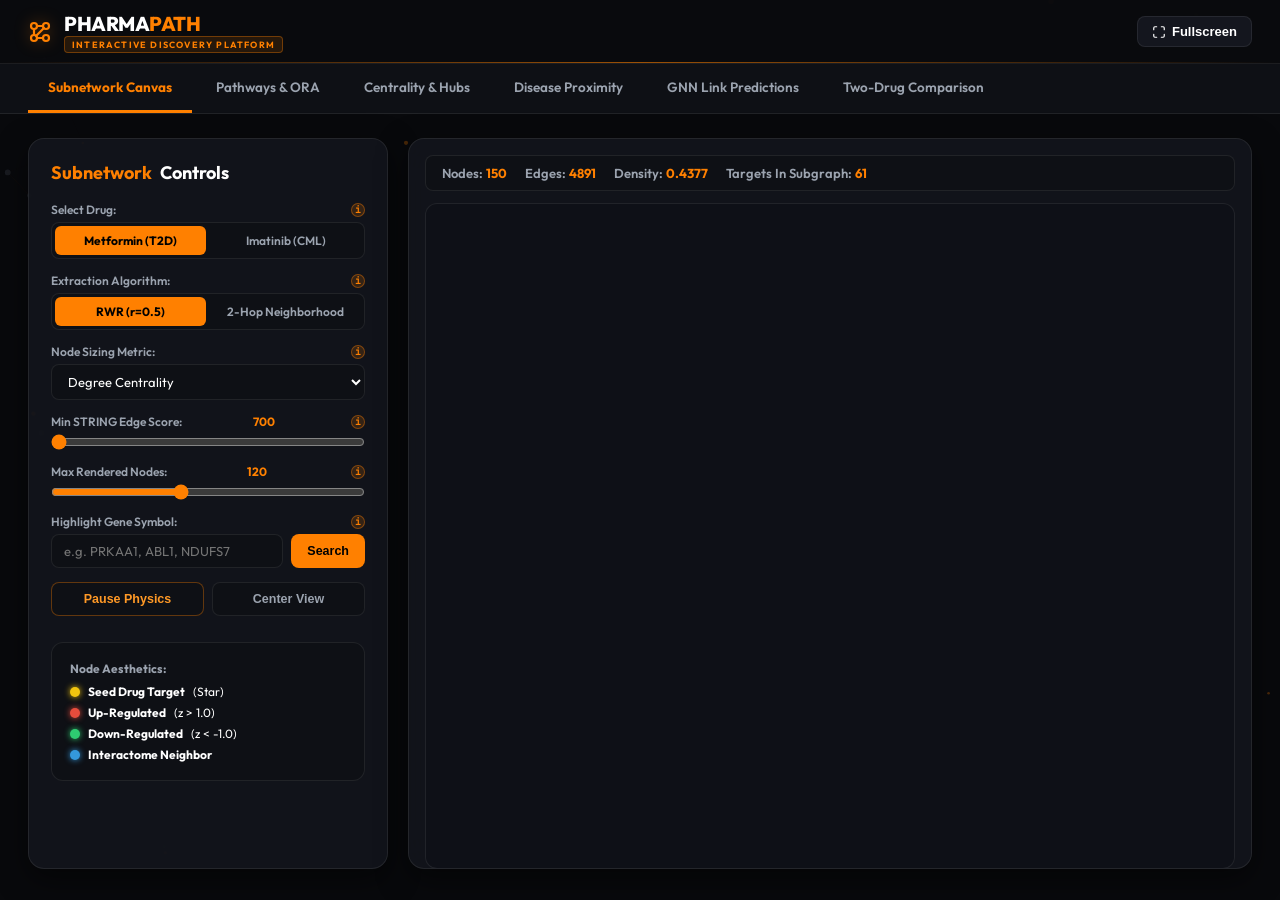
<file: website/index.html>
<!DOCTYPE html>
<html lang="en">
<head>
  <meta charset="UTF-8">
  <meta name="viewport" content="width=device-width, initial-scale=1.0">
  <title>PharmaPath | Network-Pharmacology & GNN Discovery Platform</title>
  
  <!-- Favicon -->
  <link rel="icon" href="data:image/svg+xml,<svg xmlns='http://www.w3.org/2000/svg' viewBox='0 0 100 100'><circle cx='50' cy='50' r='46' fill='%2308090C'/><circle cx='50' cy='50' r='42' fill='none' stroke='%23FF8000' stroke-width='6'/><circle cx='34' cy='38' r='10' fill='%23FF8000'/><circle cx='66' cy='62' r='10' fill='%23FF8000'/><line x1='34' y1='38' x2='66' y2='62' stroke='%23FFFFFF' stroke-width='4'/></svg>">
  
  <!-- Google Fonts -->
  <link rel="preconnect" href="https://fonts.googleapis.com">
  <link rel="preconnect" href="https://fonts.gstatic.com" crossorigin>
  <link href="https://fonts.googleapis.com/css2?family=Outfit:wght@300;400;500;600;700;800;900&family=JetBrains+Mono:wght@400;500;700&display=swap" rel="stylesheet">
  
  <!-- Vendor Styles -->
  <link rel="stylesheet" href="vendor/vis-network.min.css">
  
  <!-- Custom Styles -->
  <link rel="stylesheet" href="css/style.css">
</head>
<body class="theme-pharmapath">
  <!-- Interactive Particle Background Canvas -->
  <canvas id="bg-canvas"></canvas>

  <!-- Top Navigation Header -->
  <header class="top-nav">
    <div class="nav-brand">
      <div class="logo-icon">
        <svg width="24" height="24" viewBox="0 0 24 24" fill="none" stroke="#FF8000" stroke-width="2.2" stroke-linecap="round" stroke-linejoin="round">
          <circle cx="6" cy="6" r="3"></circle>
          <circle cx="18" cy="6" r="3"></circle>
          <circle cx="18" cy="18" r="3"></circle>
          <circle cx="6" cy="18" r="3"></circle>
          <line x1="9" y1="6" x2="15" y2="6"></line>
          <line x1="6" y1="9" x2="6" y2="15"></line>
          <line x1="9" y1="18" x2="15" y2="18"></line>
          <line x1="16" y1="8" x2="8" y2="16"></line>
        </svg>
      </div>
      <div class="brand-text">
        <span class="brand-title">Pharma<span class="text-orange">Path</span></span>
        <span class="badge-platform">Interactive Discovery Platform</span>
      </div>
    </div>

    <!-- Quick Utilities -->
    <div class="nav-tools">
      <button id="btn-fullscreen" class="tool-btn" title="Toggle Fullscreen Mode">
        <svg width="14" height="14" viewBox="0 0 24 24" fill="none" stroke="currentColor" stroke-width="2" stroke-linecap="round" stroke-linejoin="round">
          <path d="M8 3H5a2 2 0 0 0-2 2v3m18 0V5a2 2 0 0 0-2-2h-3m0 18h3a2 2 0 0 0 2-2v-3M3 16v3a2 2 0 0 0 2 2h3"></path>
        </svg>
        <span>Fullscreen</span>
      </button>
    </div>
  </header>

  <!-- Main Container -->
  <main id="app-container">

    <!-- ========================================================================= -->
    <!-- INTERACTIVE RESEARCH LAB                                                  -->
    <!-- ========================================================================= -->
    <section id="view-explorer" class="view-section active">
      
      <!-- Explorer Tabs Bar -->
      <div class="explorer-tabs-bar">
        <button class="exp-tab active" data-tab="tab-subnetworks" data-tip="subnetwork_canvas">
          Subnetwork Canvas
        </button>
        <button class="exp-tab" data-tab="tab-pathways" data-tip="pathways_ora">
          Pathways & ORA
        </button>
        <button class="exp-tab" data-tab="tab-centralities" data-tip="centrality_modularity">
          Centrality & Hubs
        </button>
        <button class="exp-tab" data-tab="tab-proximity" data-tip="disease_proximity">
          Disease Proximity
        </button>
        <button class="exp-tab" data-tab="tab-gnn" data-tip="gnn_predictions">
          GNN Link Predictions
        </button>
        <button class="exp-tab" data-tab="tab-comparison" data-tip="drug_comparison">
          Two-Drug Comparison
        </button>
      </div>

      <!-- Tab Content Area -->
      <div class="explorer-body">
        
        <!-- ------------------------------------------------------------------- -->
        <!-- TAB 1: SUBNETWORK CANVAS                                            -->
        <!-- ------------------------------------------------------------------- -->
        <div id="tab-subnetworks" class="exp-content active">
          <div class="canvas-panel-grid">
            <!-- Left Controls Sidebar -->
            <div class="canvas-sidebar glass-panel">
              <h3 class="panel-title"><span class="text-orange">Subnetwork</span> Controls</h3>
              
              <div class="ctrl-group">
                <label class="ctrl-label">Select Drug: <span class="info-icon" data-tip="drug_selection">i</span></label>
                <div class="pill-group">
                  <button class="pill-btn active" data-drug="metformin" data-tip="metformin">Metformin (T2D)</button>
                  <button class="pill-btn" data-drug="imatinib" data-tip="imatinib">Imatinib (CML)</button>
                </div>
              </div>

              <div class="ctrl-group">
                <label class="ctrl-label">Extraction Algorithm: <span class="info-icon" data-tip="extraction_method">i</span></label>
                <div class="pill-group">
                  <button class="pill-btn active" data-method="rwr" data-tip="rwr">RWR (r=0.5)</button>
                  <button class="pill-btn" data-method="2hop" data-tip="two_hop">2-Hop Neighborhood</button>
                </div>
              </div>

              <div class="ctrl-group">
                <label class="ctrl-label">Node Sizing Metric: <span class="info-icon" data-tip="sizing_metric">i</span></label>
                <select id="select-sizing-metric" class="ctrl-select" data-tip="sizing_metric">
                  <option value="degree">Degree Centrality</option>
                  <option value="betweenness">Betweenness Centrality</option>
                  <option value="eigenvector">Eigenvector Centrality</option>
                </select>
              </div>

              <div class="ctrl-group">
                <label class="ctrl-label">Min STRING Edge Score: <strong id="val-edge-score" class="text-orange">700</strong> <span class="info-icon" data-tip="edge_score">i</span></label>
                <input type="range" id="slider-edge-score" class="ctrl-range" min="700" max="950" value="700" step="25">
              </div>

              <div class="ctrl-group">
                <label class="ctrl-label">Max Rendered Nodes: <strong id="val-max-nodes" class="text-orange">120</strong> <span class="info-icon" data-tip="max_nodes">i</span></label>
                <input type="range" id="slider-max-nodes" class="ctrl-range" min="30" max="250" value="120" step="10">
              </div>

              <div class="ctrl-group">
                <label class="ctrl-label">Highlight Gene Symbol: <span class="info-icon" data-tip="gene_search">i</span></label>
                <div class="search-box">
                  <input type="text" id="input-gene-search" class="ctrl-input" placeholder="e.g. PRKAA1, ABL1, NDUFS7">
                  <button id="btn-gene-search" class="search-btn">Search</button>
                </div>
              </div>

              <div class="ctrl-group">
                <div class="action-btn-row">
                  <button id="btn-toggle-physics" class="btn-action">Pause Physics</button>
                  <button id="btn-fit-canvas" class="btn-action secondary">Center View</button>
                </div>
              </div>

              <!-- Color Legend -->
              <div class="color-legend glass-card mt-3">
                <div class="legend-title">Node Aesthetics:</div>
                <div class="legend-item" data-tip="seed_target"><span class="legend-dot dot-gold"></span> <strong>Seed Drug Target</strong> (Star)</div>
                <div class="legend-item" data-tip="up_regulated"><span class="legend-dot dot-red"></span> <strong>Up-Regulated</strong> (z > 1.0)</div>
                <div class="legend-item" data-tip="down_regulated"><span class="legend-dot dot-green"></span> <strong>Down-Regulated</strong> (z < -1.0)</div>
                <div class="legend-item" data-tip="interactome_neighbor"><span class="legend-dot dot-blue"></span> <strong>Interactome Neighbor</strong></div>
              </div>
            </div>

            <!-- Right Vis.js Canvas Viewport -->
            <div class="canvas-viewport glass-panel">
              <div class="canvas-kpis-bar">
                <div class="kpi-mini" data-tip="kpi_nodes">Nodes: <strong id="kpi-net-nodes" class="text-orange">--</strong></div>
                <div class="kpi-mini" data-tip="kpi_edges">Edges: <strong id="kpi-net-edges" class="text-orange">--</strong></div>
                <div class="kpi-mini" data-tip="kpi_density">Density: <strong id="kpi-net-density" class="text-orange">--</strong></div>
                <div class="kpi-mini" data-tip="kpi_targets">Targets In Subgraph: <strong id="kpi-net-targets" class="text-orange">--</strong></div>
              </div>
              
              <!-- Vis.js Container -->
              <div id="vis-network-canvas" class="vis-container"></div>
              
              <div class="canvas-hint">
                <span>Click on any protein node to inspect detailed multi-omics attributes</span>
              </div>
            </div>
          </div>
        </div>

        <!-- ------------------------------------------------------------------- -->
        <!-- TAB 2: PATHWAYS & ENRICHMENT                                        -->
        <!-- ------------------------------------------------------------------- -->
        <div id="tab-pathways" class="exp-content">
          <div class="exp-grid-2">
            <!-- Left: Biological Sanity Audit & Controls -->
            <div class="glass-panel">
              <h3 class="panel-title"><span class="text-orange">Biological Sanity</span> Audit <span class="info-icon" data-tip="sanity_audit">i</span></h3>
              <div id="sanity-audit-container">
                <!-- Injected dynamically -->
              </div>

              <div class="mt-4">
                <h4 class="sub-title">Enrichment Filters:</h4>
                <div class="ctrl-group">
                  <label class="ctrl-label">Drug: <span class="info-icon" data-tip="drug_selection">i</span></label>
                  <div class="pill-group" id="pathway-drug-pills">
                    <button class="pill-btn active" data-pdrug="metformin" data-tip="metformin">Metformin</button>
                    <button class="pill-btn" data-pdrug="imatinib" data-tip="imatinib">Imatinib</button>
                  </div>
                </div>

                <div class="ctrl-group">
                  <label class="ctrl-label">Scope: <span class="info-icon" data-tip="ora">i</span></label>
                  <div class="pill-group" id="pathway-scope-pills">
                    <button class="pill-btn active" data-pscope="rwr_subnetwork" data-tip="scope_rwr">RWR Subnetwork</button>
                    <button class="pill-btn" data-pscope="2hop_subnetwork" data-tip="scope_2hop">2-Hop Subnetwork</button>
                    <button class="pill-btn" data-pscope="lincs_perturbed" data-tip="scope_lincs">LINCS Perturbed</button>
                  </div>
                </div>

                <div class="ctrl-group">
                  <label class="ctrl-label">Max FDR Threshold: <strong id="val-fdr-thresh" class="text-orange">0.05</strong> <span class="info-icon" data-tip="fdr_threshold">i</span></label>
                  <input type="range" id="slider-fdr-thresh" class="ctrl-range" min="0.001" max="0.10" value="0.05" step="0.005">
                </div>
              </div>
            </div>

            <!-- Right: Interactive Chart & Pathways Table -->
            <div class="glass-panel">
              <h3 class="panel-title">Top Enriched Pathways (KEGG & Reactome) <span class="info-icon" data-tip="pathways_ora">i</span></h3>
              <div class="chart-container" style="height: 320px;">
                <canvas id="chart-pathways"></canvas>
              </div>

              <div class="mt-3">
                <h4 class="sub-title">Pathway Ranking Table:</h4>
                <div class="table-scroll" style="max-height: 280px;">
                  <table class="pharma-table" id="table-pathways">
                    <thead>
                      <tr>
                        <th data-tip="pathway_term">Term</th>
                        <th data-tip="pathway_db">Database</th>
                        <th data-tip="adjusted_p">Adj. P-Value</th>
                        <th data-tip="pathway_overlap">Overlap</th>
                        <th data-tip="combined_score">Combined Score</th>
                      </tr>
                    </thead>
                    <tbody><!-- Dynamic rows --></tbody>
                  </table>
                </div>
              </div>
            </div>
          </div>
        </div>

        <!-- ------------------------------------------------------------------- -->
        <!-- TAB 3: NETWORK CENTRALITIES & MODULARITY                            -->
        <!-- ------------------------------------------------------------------- -->
        <div id="tab-centralities" class="exp-content">
          <div class="exp-grid-2">
            <!-- Left: Scatter Plot Degree vs Betweenness -->
            <div class="glass-panel">
              <div class="panel-header-row">
                <h3 class="panel-title">Topological Roles: <span class="text-orange">Degree vs. Betweenness</span> <span class="info-icon" data-tip="scatter_topology">i</span></h3>
                <div class="pill-group" id="cent-drug-pills">
                  <button class="pill-btn active" data-cdrug="metformin" data-tip="metformin">Metformin</button>
                  <button class="pill-btn" data-cdrug="imatinib" data-tip="imatinib">Imatinib</button>
                </div>
              </div>
              <div class="chart-container" style="height: 360px;">
                <canvas id="chart-centrality-scatter"></canvas>
              </div>
              <div class="legend-row mt-2">
                <span class="badge-tag tag-purple" data-tip="dual_bridge">Dual Bridge</span>
                <span class="badge-tag tag-orange" data-tip="hub">Hub (Degree)</span>
                <span class="badge-tag tag-red" data-tip="bottleneck">Bottleneck (Betweenness)</span>
                <span class="badge-tag tag-blue" data-tip="standard_node">Standard Node</span>
              </div>
            </div>

            <!-- Right: Top Hubs, Bottlenecks & Louvain Communities -->
            <div class="glass-panel">
              <h3 class="panel-title">Louvain Modularity Clusters & Dominant Pathways <span class="info-icon" data-tip="louvain">i</span></h3>
              <div class="table-scroll" style="max-height: 220px;">
                <table class="pharma-table" id="table-communities">
                  <thead>
                    <tr>
                      <th data-tip="community_id">Community ID</th>
                      <th data-tip="community_size">Proteins</th>
                      <th data-tip="dominant_pathway">Dominant Biological Pathway</th>
                    </tr>
                  </thead>
                  <tbody><!-- Dynamic rows --></tbody>
                </table>
              </div>

              <h4 class="sub-title mt-4">Top Bottleneck Bridges: <span class="info-icon" data-tip="bottleneck">i</span></h4>
              <div class="table-scroll" style="max-height: 220px;">
                <table class="pharma-table" id="table-bottlenecks">
                  <thead>
                    <tr>
                      <th data-tip="candidate_gene">Gene</th>
                      <th data-tip="degree">Degree</th>
                      <th data-tip="betweenness">Betweenness</th>
                      <th data-tip="eigenvector">Eigenvector</th>
                      <th data-tip="topological_role">Role</th>
                    </tr>
                  </thead>
                  <tbody><!-- Dynamic rows --></tbody>
                </table>
              </div>
            </div>
          </div>
        </div>

        <!-- ------------------------------------------------------------------- -->
        <!-- TAB 4: DISEASE PROXIMITY LAB                                        -->
        <!-- ------------------------------------------------------------------- -->
        <div id="tab-proximity" class="exp-content">
          <div class="exp-grid-2">
            <!-- Left: Guney Proximity Null Permutation Distribution -->
            <div class="glass-panel">
              <div class="panel-header-row">
                <h3 class="panel-title">Null Distribution <span class="text-orange">(1,000 Permutations)</span> <span class="info-icon" data-tip="null_model">i</span></h3>
                <select id="select-prox-pair" class="ctrl-select" style="width: auto;" data-tip="prox_pair">
                  <option value="metformin_t2d">Metformin → Type 2 Diabetes (Primary)</option>
                  <option value="imatinib_cml">Imatinib → Chronic Myeloid Leukemia (Primary)</option>
                  <option value="metformin_cml">Metformin → CML (Negative Control)</option>
                  <option value="imatinib_t2d">Imatinib → T2D (Negative Control)</option>
                </select>
              </div>

              <div class="chart-container" style="height: 340px;">
                <canvas id="chart-proximity-dist"></canvas>
              </div>

              <div id="prox-stats-callout" class="callout-card mt-3">
                <!-- Injected dynamically -->
              </div>
            </div>

            <!-- Right: Proximity Benchmark Summary Table & Theory -->
            <div class="glass-panel">
              <h3 class="panel-title">Statistical Proximity Benchmark Summary <span class="info-icon" data-tip="disease_proximity">i</span></h3>
              <div class="table-scroll" style="max-height: 300px;">
                <table class="pharma-table" id="table-proximity-summary">
                  <thead>
                    <tr>
                      <th data-tip="drug_selection">Drug</th>
                      <th data-tip="disease_proximity">Disease Module</th>
                      <th data-tip="dc">Observed d_c</th>
                      <th data-tip="null_model">Null Mean ± Std</th>
                      <th data-tip="z_score">Z-Score</th>
                      <th data-tip="empirical_p">P-Value</th>
                      <th data-tip="prox_verdict">Verdict</th>
                    </tr>
                  </thead>
                  <tbody><!-- Dynamic rows --></tbody>
                </table>
              </div>

              <div class="glass-card mt-4" data-tip="guney_formula">
                <h4 class="sub-title"><span class="text-orange">Guney et al. (2016)</span> Mathematical Definition: <span class="info-icon" data-tip="guney_formula">i</span></h4>
                <div class="formula-box" style="font-family: var(--font-mono); font-size: 15px; color: var(--orange); background: rgba(0,0,0,0.5); padding: 12px 18px; border-radius: 8px; border-left: 3px solid var(--orange); margin: 10px 0;">
                  &lang;d<sub>c</sub>(T, S)&rang; = <sup>1</sup>/<sub>|T|</sub> &sum;<sub>t &isin; T</sub> min<sub>s &isin; S</sub> d(t, s)
                </div>
                <p class="text-muted small">
                  Measures the mean shortest path from each drug target <span class="text-orange">t &isin; T</span> to the nearest disease gene <span class="text-orange">s &isin; S</span> across the human PPI network.  
                  A negative z-score (<strong class="text-green">z &le; &minus;2.0</strong>) confirms that the drug targets reside significantly inside or immediately adjacent to the disease module, controlling for node degree.
                </p>
              </div>
            </div>
          </div>
        </div>

        <!-- ------------------------------------------------------------------- -->
        <!-- TAB 5: GNN LINK PREDICTIONS STUDIO                                  -->
        <!-- ------------------------------------------------------------------- -->
        <div id="tab-gnn" class="exp-content">
          <div class="exp-grid-2">
            <!-- Left: Model Performance & ROC/PR Curves -->
            <div class="glass-panel">
              <h3 class="panel-title">Inductive GNN Benchmark: <span class="text-orange">Zero Data Leakage</span> <span class="info-icon" data-tip="data_leakage">i</span></h3>
              <div class="table-scroll" style="max-height: 180px;">
                <table class="pharma-table" id="table-gnn-metrics">
                  <thead>
                    <tr>
                      <th data-tip="graphsage">Model Architecture</th>
                      <th data-tip="auroc">Test AUROC</th>
                      <th data-tip="average_precision">Test Average Precision</th>
                    </tr>
                  </thead>
                  <tbody><!-- Dynamic rows --></tbody>
                </table>
              </div>

              <h4 class="sub-title mt-4">Leave-Targets-Out Cross-Validation: <span class="info-icon" data-tip="leave_targets_out">i</span></h4>
              <div class="table-scroll" style="max-height: 180px;">
                <table class="pharma-table" id="table-gnn-recovery">
                  <thead>
                    <tr>
                      <th data-tip="drug_selection">Drug</th>
                      <th data-tip="hidden_targets">Hidden Test Targets</th>
                      <th data-tip="recovery_ranks">Recovered Ranks</th>
                      <th data-tip="mrr">MRR</th>
                      <th data-tip="hits_at_20">Hits@20</th>
                    </tr>
                  </thead>
                  <tbody><!-- Dynamic rows --></tbody>
                </table>
              </div>

              <div class="mt-3">
                <img src="figures/gnn_link_prediction_roc_pr.png" alt="GNN ROC and PR Curves" class="img-preview" id="img-gnn-curves">
              </div>
            </div>

            <!-- Right: Top-20 Predicted Hypotheses with PubMed Links -->
            <div class="glass-panel">
              <div class="panel-header-row">
                <h3 class="panel-title">Top-20 Novel Candidate Hypotheses <span class="info-icon" data-tip="candidate_gene">i</span></h3>
                <div class="pill-group" id="gnn-drug-pills">
                  <button class="pill-btn active" data-gdrug="metformin" data-tip="metformin">Metformin</button>
                  <button class="pill-btn" data-gdrug="imatinib" data-tip="imatinib">Imatinib</button>
                </div>
              </div>

              <div class="callout-card orange-border mb-3" data-tip="gnn_rigor">
                <strong>Methodological Rigor:</strong> Predictions represent proteins functionally and interactomically linked to drug targets by GraphSAGE embeddings. They are <strong>computational hypotheses</strong>, not proof of direct biochemical binding.
              </div>

              <div class="table-scroll" style="max-height: 440px;">
                <table class="pharma-table" id="table-gnn-hypotheses">
                  <thead>
                    <tr>
                      <th>Rank</th>
                      <th data-tip="candidate_gene">Candidate Gene</th>
                      <th data-tip="gnn_confidence">Confidence</th>
                      <th data-tip="gnn_context">Biological Context</th>
                      <th data-tip="gnn_status">Status</th>
                      <th>PubMed Link</th>
                    </tr>
                  </thead>
                  <tbody><!-- Dynamic rows --></tbody>
                </table>
              </div>
            </div>
          </div>
        </div>

        <!-- ------------------------------------------------------------------- -->
        <!-- TAB 6: TWO-DRUG COMPARISON & SYNERGY LAB                            -->
        <!-- ------------------------------------------------------------------- -->
        <div id="tab-comparison" class="exp-content">
          <div class="exp-grid-2">
            <!-- Left: Modality Overlap & Separation -->
            <div class="glass-panel">
              <h3 class="panel-title">Interactome Separation & Jaccard Overlap <span class="info-icon" data-tip="menche">i</span></h3>
              <div class="table-scroll" style="max-height: 260px;">
                <table class="pharma-table" id="table-comp-summary">
                  <thead>
                    <tr>
                      <th data-tip="comp_metric">Metric</th>
                      <th data-tip="metformin">Metformin</th>
                      <th data-tip="imatinib">Imatinib</th>
                      <th data-tip="shared_proteins">Shared</th>
                      <th data-tip="jaccard">Jaccard</th>
                    </tr>
                  </thead>
                  <tbody><!-- Dynamic rows --></tbody>
                </table>
              </div>

              <div class="glass-card mt-3" data-tip="menche">
                <h4 class="sub-title"><span class="text-orange">Menche et al. (2015 Science)</span> Interactome Separation: <span class="info-icon" data-tip="menche">i</span></h4>
                <div class="formula-box" style="font-family: var(--font-mono); font-size: 14px; color: var(--orange); background: rgba(0,0,0,0.5); padding: 8px 14px; border-radius: 8px; border-left: 3px solid var(--orange); margin: 8px 0;">
                  s<sub>AB</sub> = &lang;d<sub>AB</sub>&rang; &minus; (&lang;d<sub>AA</sub>&rang; + &lang;d<sub>BB</sub>&rang;) / 2
                </div>
                <div class="kpi-card-row">
                  <div class="kpi-card" data-tip="menche_separation">
                    <div class="kpi-label">Separation s<sub>AB</sub></div>
                    <div class="kpi-val text-orange">+1.3503</div>
                  </div>
                  <div class="kpi-card" data-tip="inter_distance">
                    <div class="kpi-label">Inter-Distance &lang;d<sub>AB</sub>&rang;</div>
                    <div class="kpi-val">2.409</div>
                  </div>
                  <div class="kpi-card" data-tip="topological_state">
                    <div class="kpi-label">Topological State</div>
                    <div class="kpi-val text-green">Distinct Modules (s &gt; 0)</div>
                  </div>
                </div>
              </div>

              <div class="glass-card mt-3" data-tip="jaccard">
                <h4 class="sub-title"><span class="text-orange">Jaccard Overlap</span> Across Omics Dimensions: <span class="info-icon" data-tip="jaccard">i</span></h4>
                <div style="height: 180px; position: relative;">
                  <canvas id="chart-comp-jaccard"></canvas>
                </div>
              </div>
            </div>

            <!-- Right: Shared Cross-Talk Hubs & Combination Pharmacology -->
            <div class="glass-panel">
              <h3 class="panel-title">Shared Interactome Cross-Talk Hubs (347 Shared Nodes) <span class="info-icon" data-tip="crosstalk">i</span></h3>
              <div class="table-scroll" style="max-height: 260px;">
                <table class="pharma-table" id="table-shared-proteins">
                  <thead>
                    <tr>
                      <th data-tip="candidate_gene">Gene</th>
                      <th data-tip="degree">Full Degree</th>
                      <th data-tip="metformin">Metformin Deg</th>
                      <th data-tip="imatinib">Imatinib Deg</th>
                      <th data-tip="shared_hub">Shared Hub?</th>
                      <th data-tip="shared_bottleneck">Shared Bottleneck?</th>
                    </tr>
                  </thead>
                  <tbody><!-- Dynamic rows --></tbody>
                </table>
              </div>

              <div class="glass-card mt-3">
                <h4 class="sub-title"><span class="text-orange">Combination Synergy:</span> Metformin + Imatinib in CML <span class="info-icon" data-tip="synergy">i</span></h4>
                <div class="report-box" id="combination-report-box">
                  <!-- Injected dynamically -->
                </div>
              </div>
            </div>
          </div>
        </div>

      </div>
    </section>

  </main>

  <!-- Node Inspection Detail Modal -->
  <div id="node-modal" class="modal-overlay">
    <div class="modal-card glass-panel">
      <div class="modal-header">
        <h3 id="modal-gene-title">Gene Details</h3>
        <button id="btn-modal-close" class="close-btn">&times;</button>
      </div>
      <div id="modal-gene-body" class="modal-body">
        <!-- Injected dynamically -->
      </div>
    </div>
  </div>

  <!-- Toast Notification Container -->
  <div id="toast-container" class="toast-container"></div>

  <!-- Global Interactive Explainer Tooltip -->
  <div id="pharma-tooltip" class="pharma-tooltip" role="tooltip" aria-hidden="true"></div>

  <!-- Vendor Scripts -->
  <script src="vendor/vis-network.min.js"></script>
  <script src="vendor/chart.umd.min.js"></script>

  <!-- Application Logic -->
  <script src="js/app.js"></script>
</body>
</html>
</file>
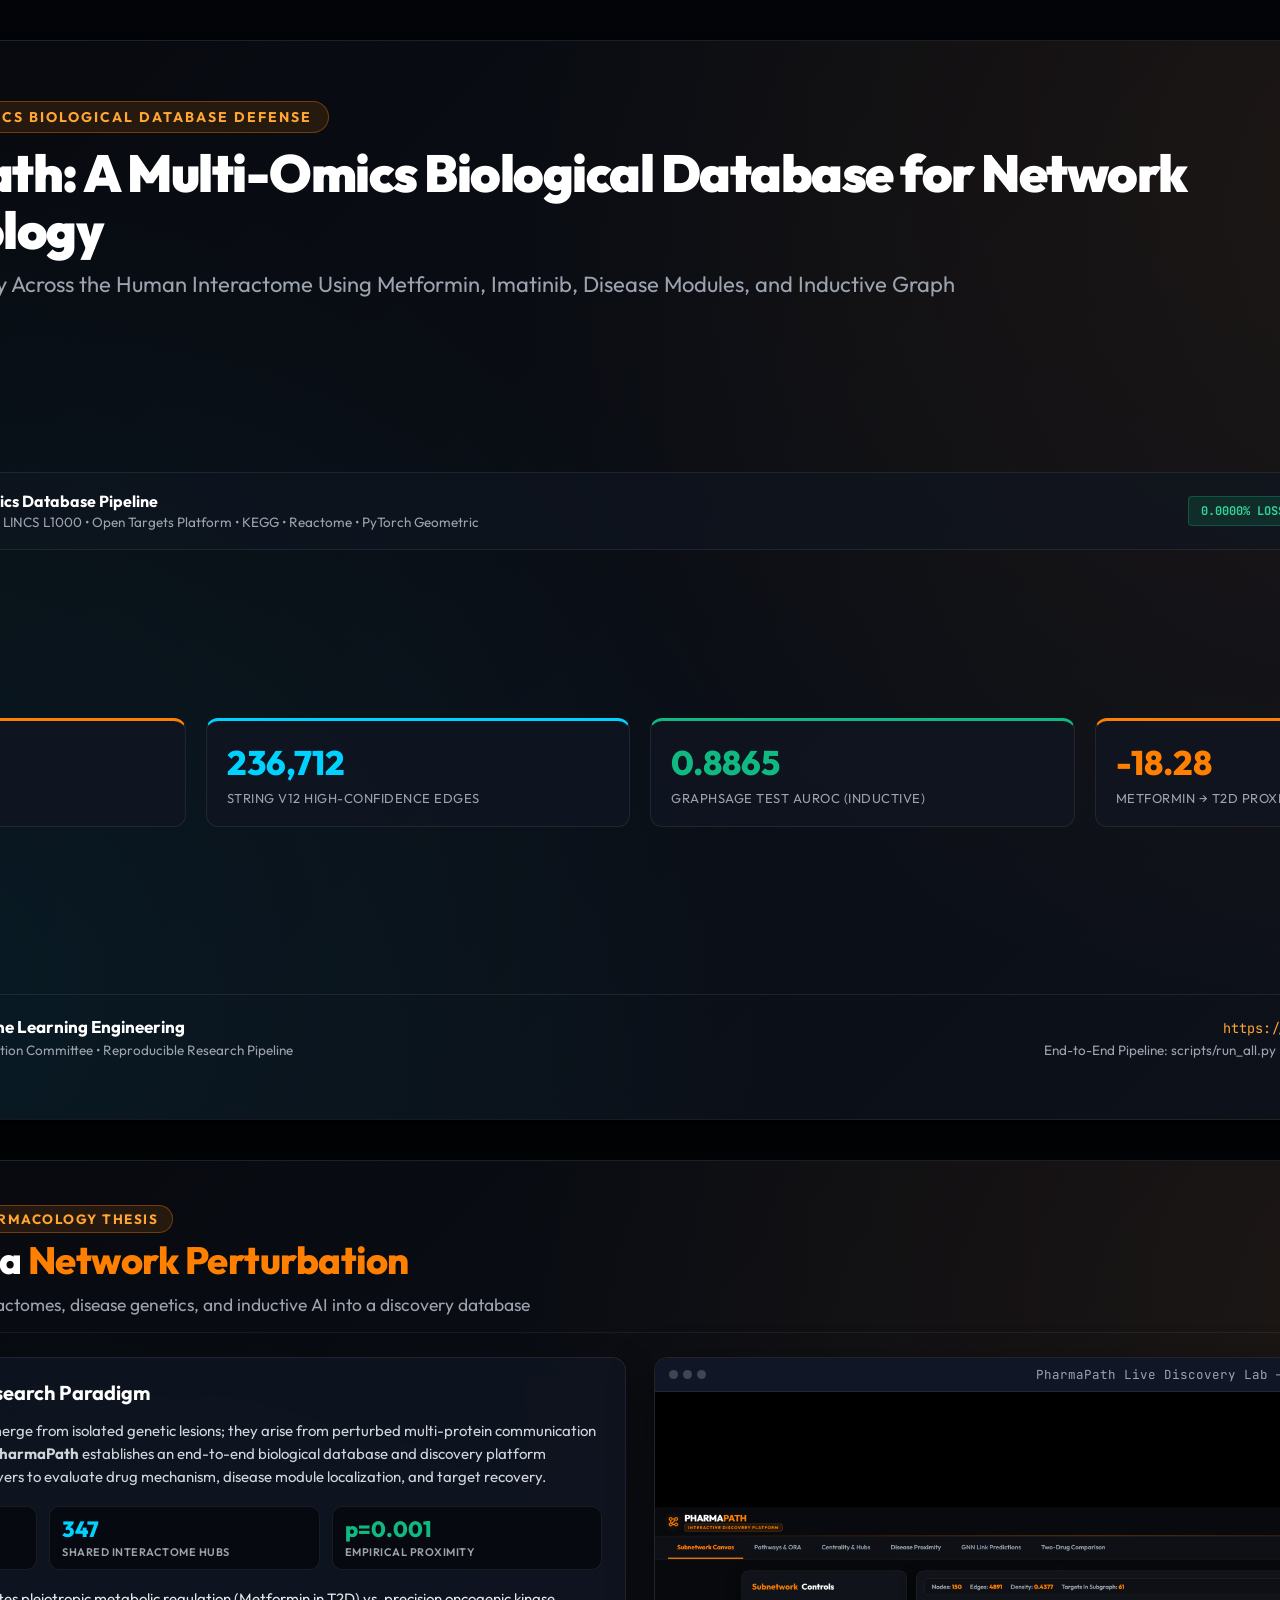
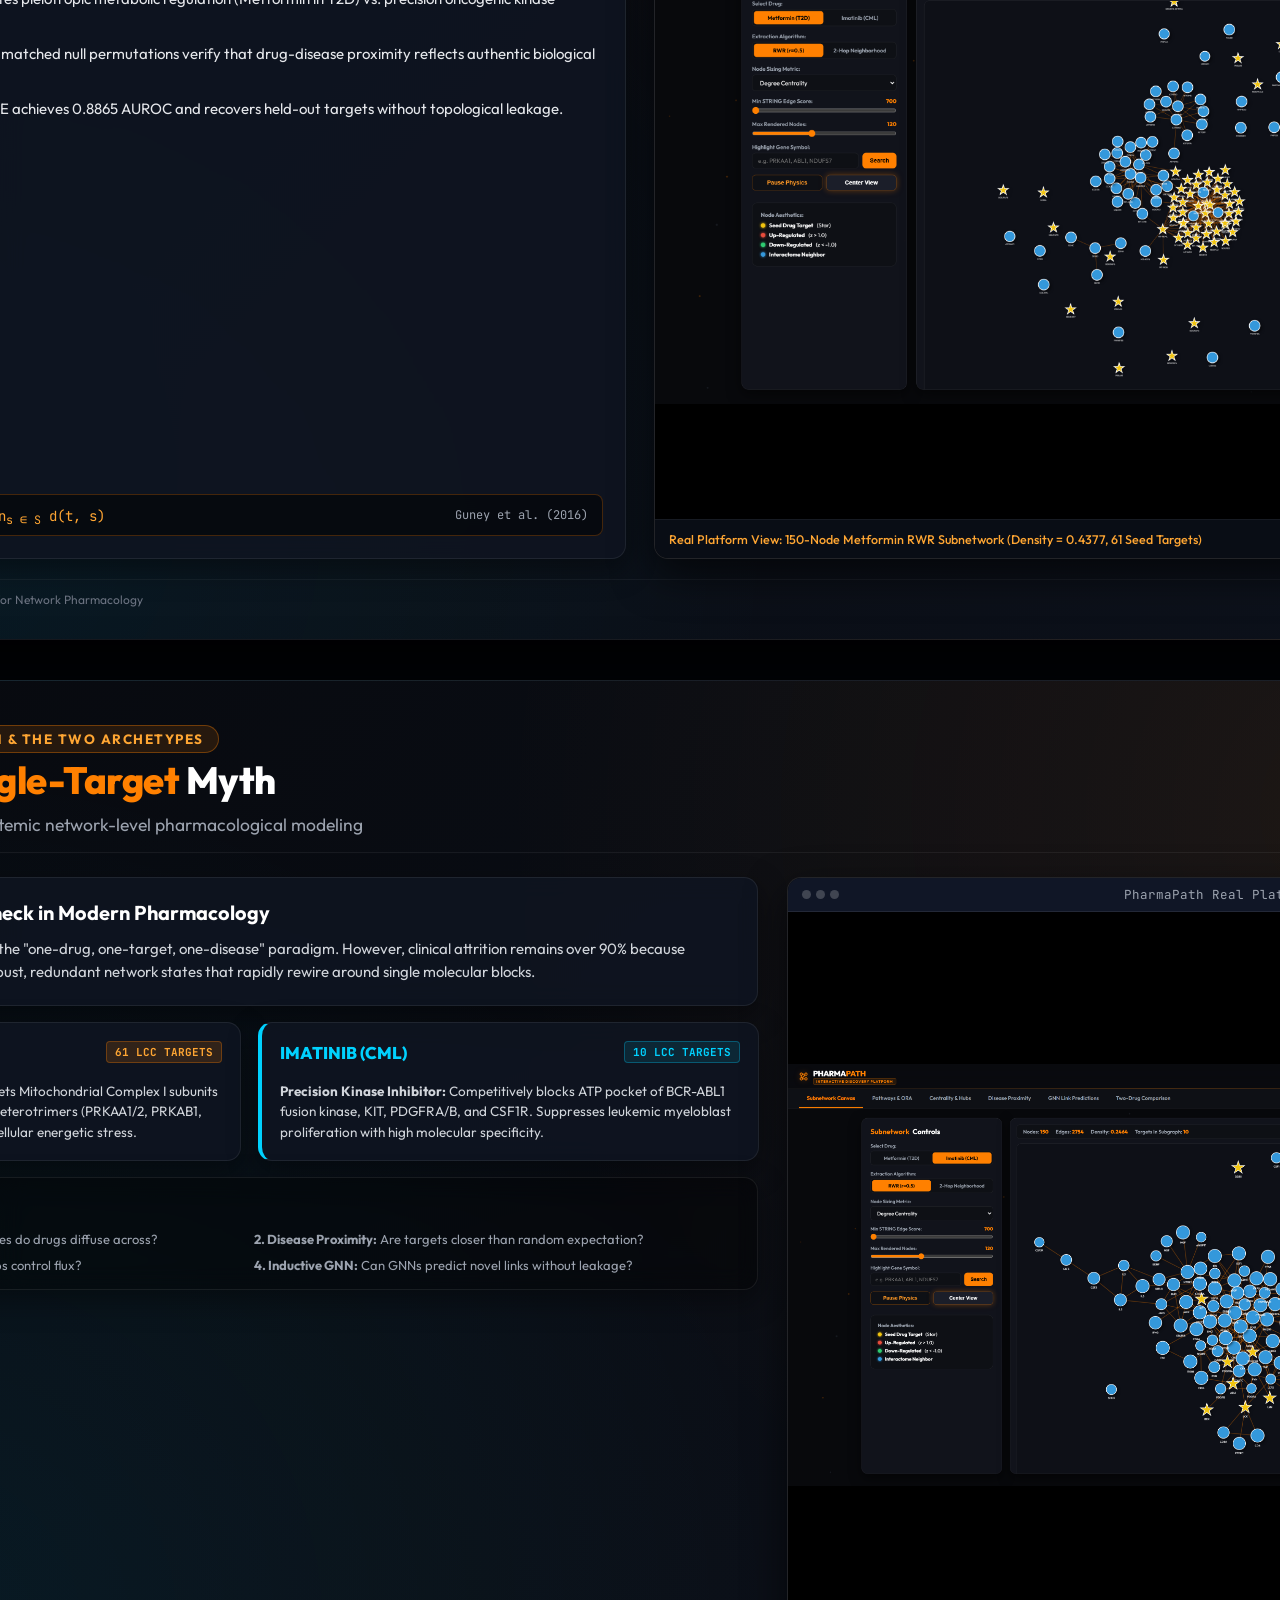
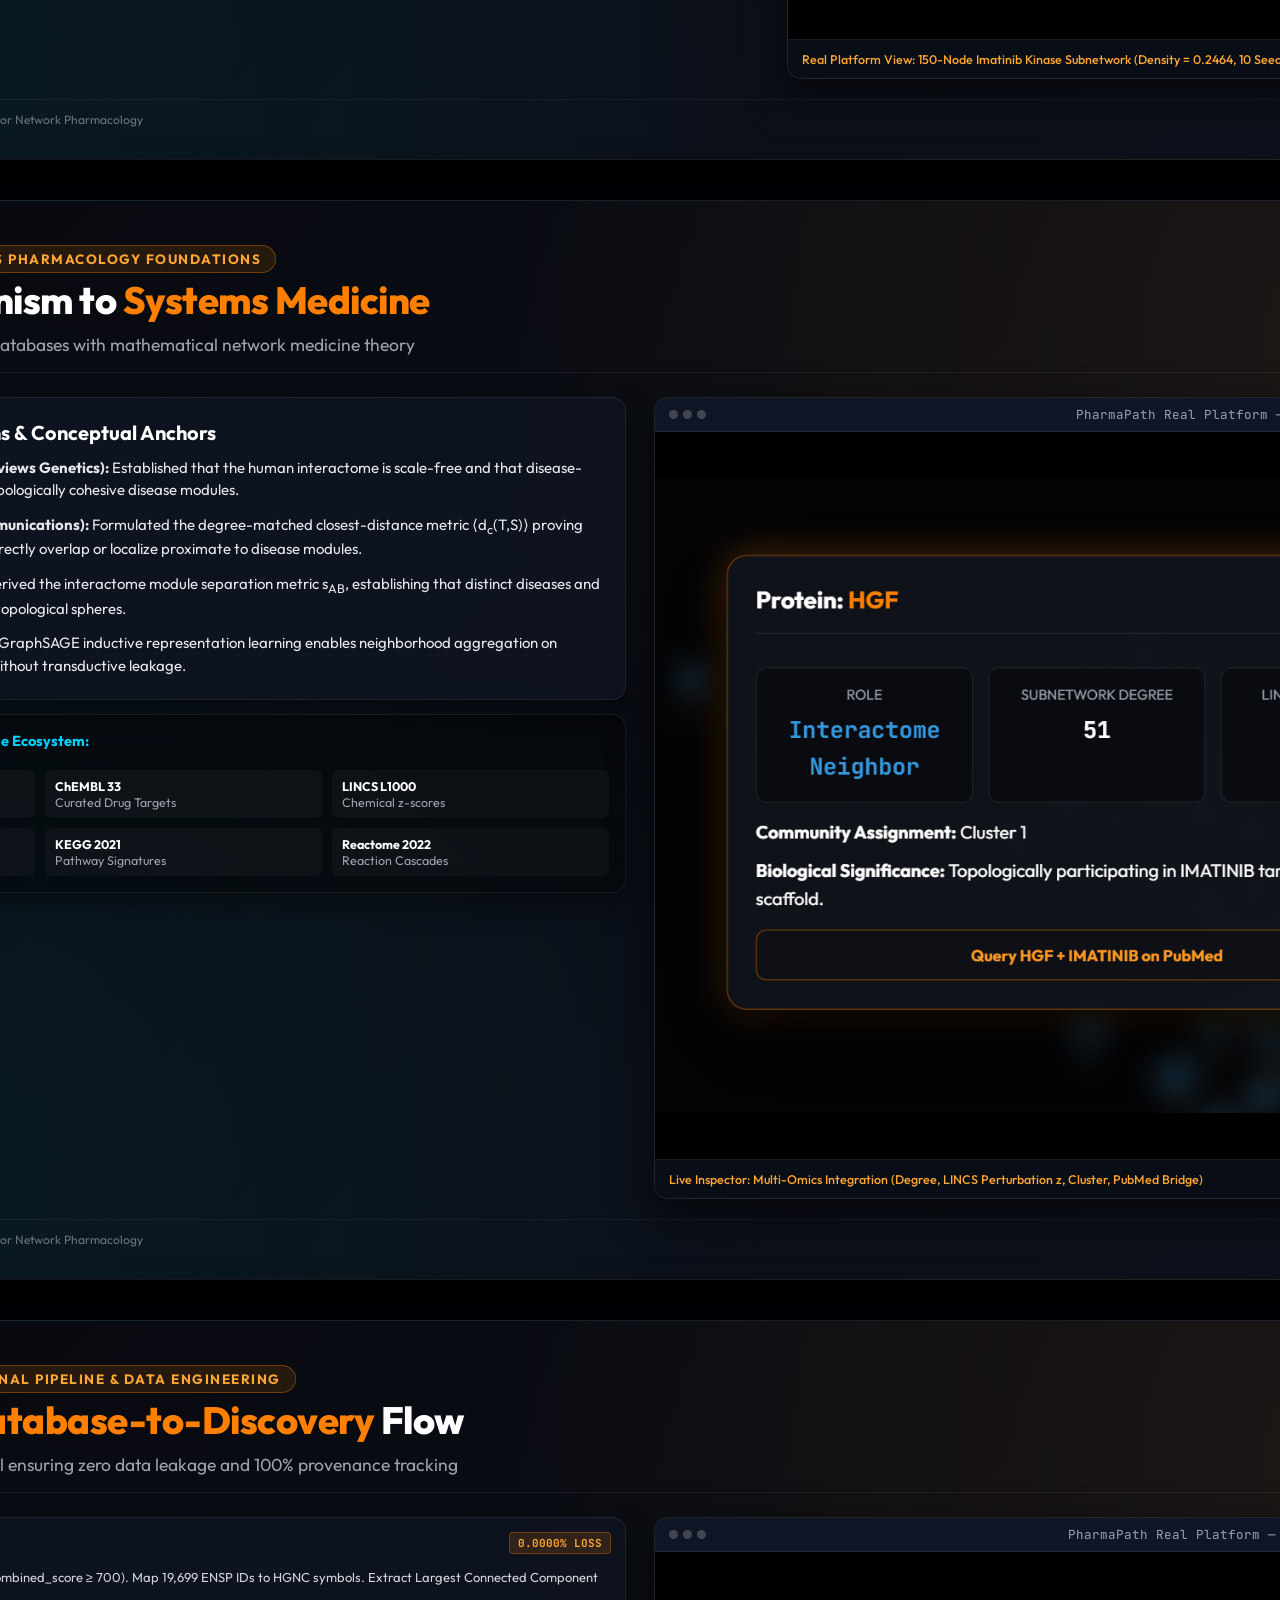
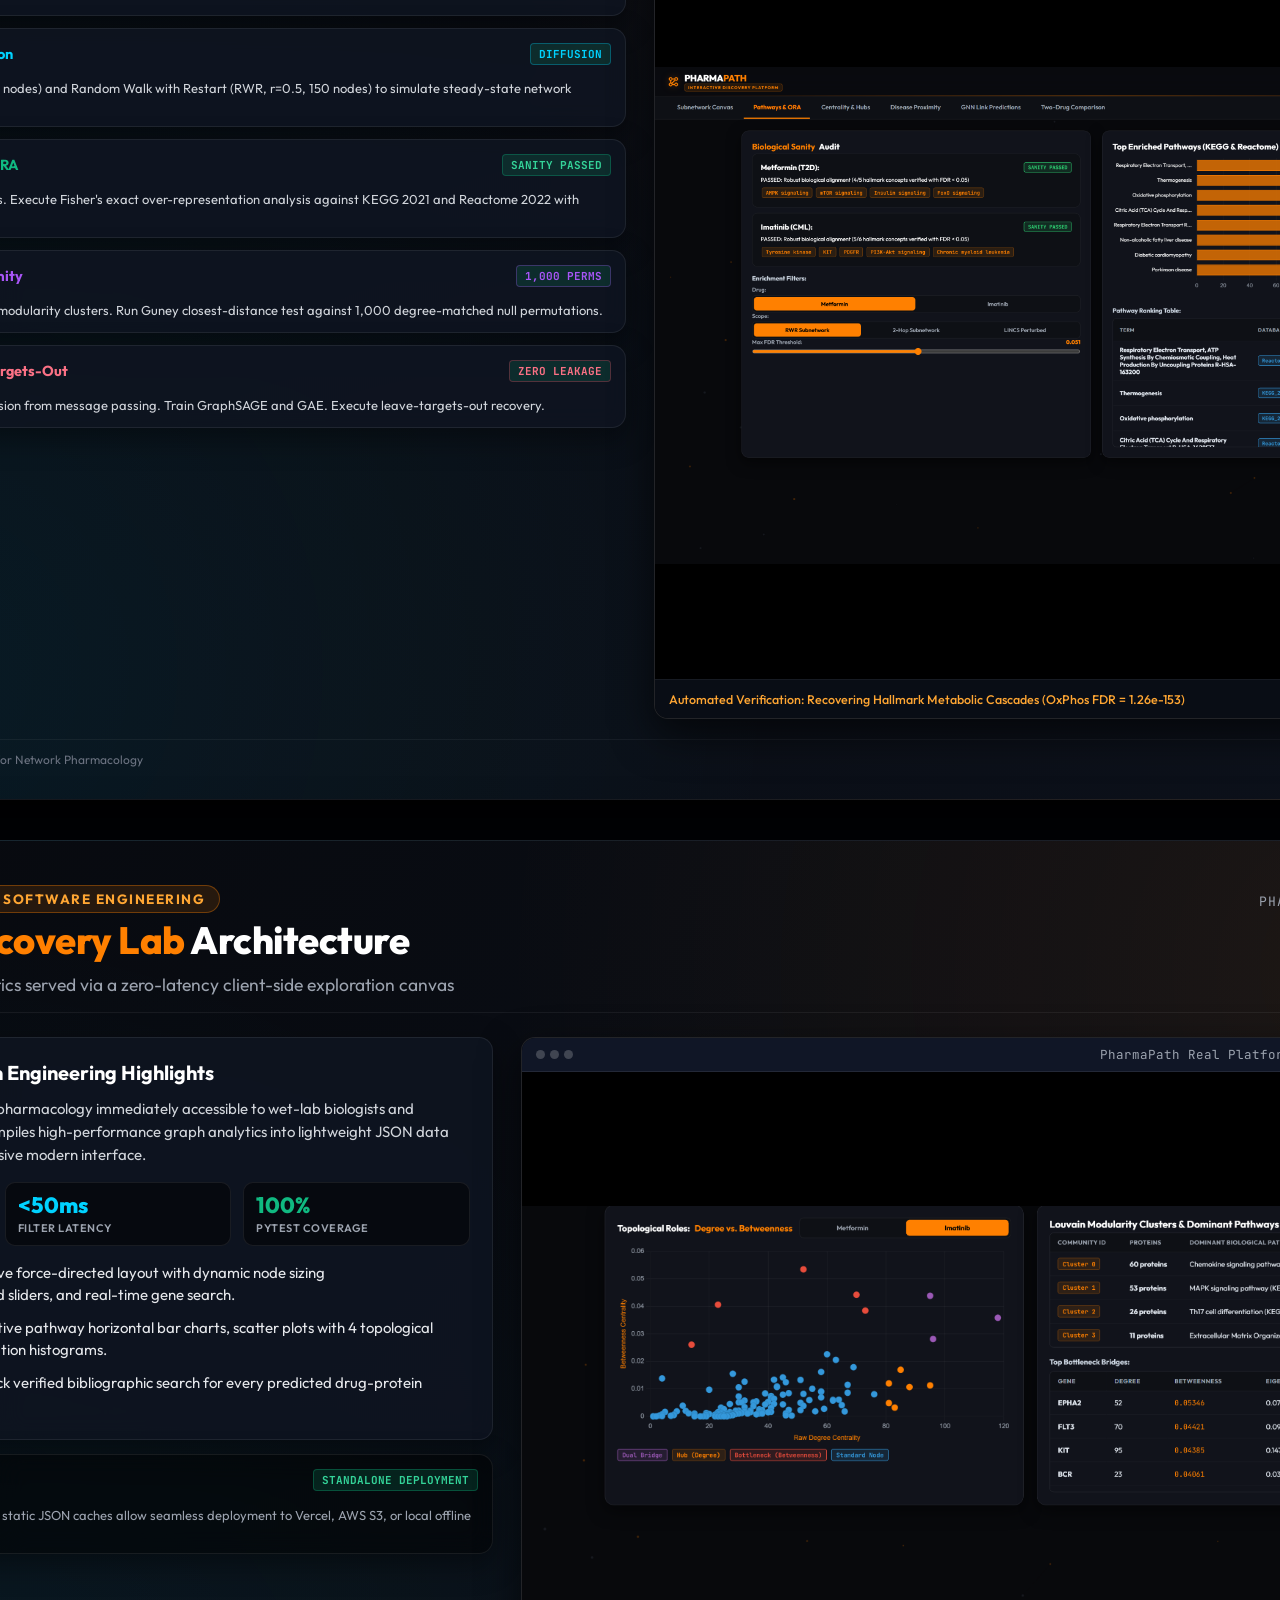
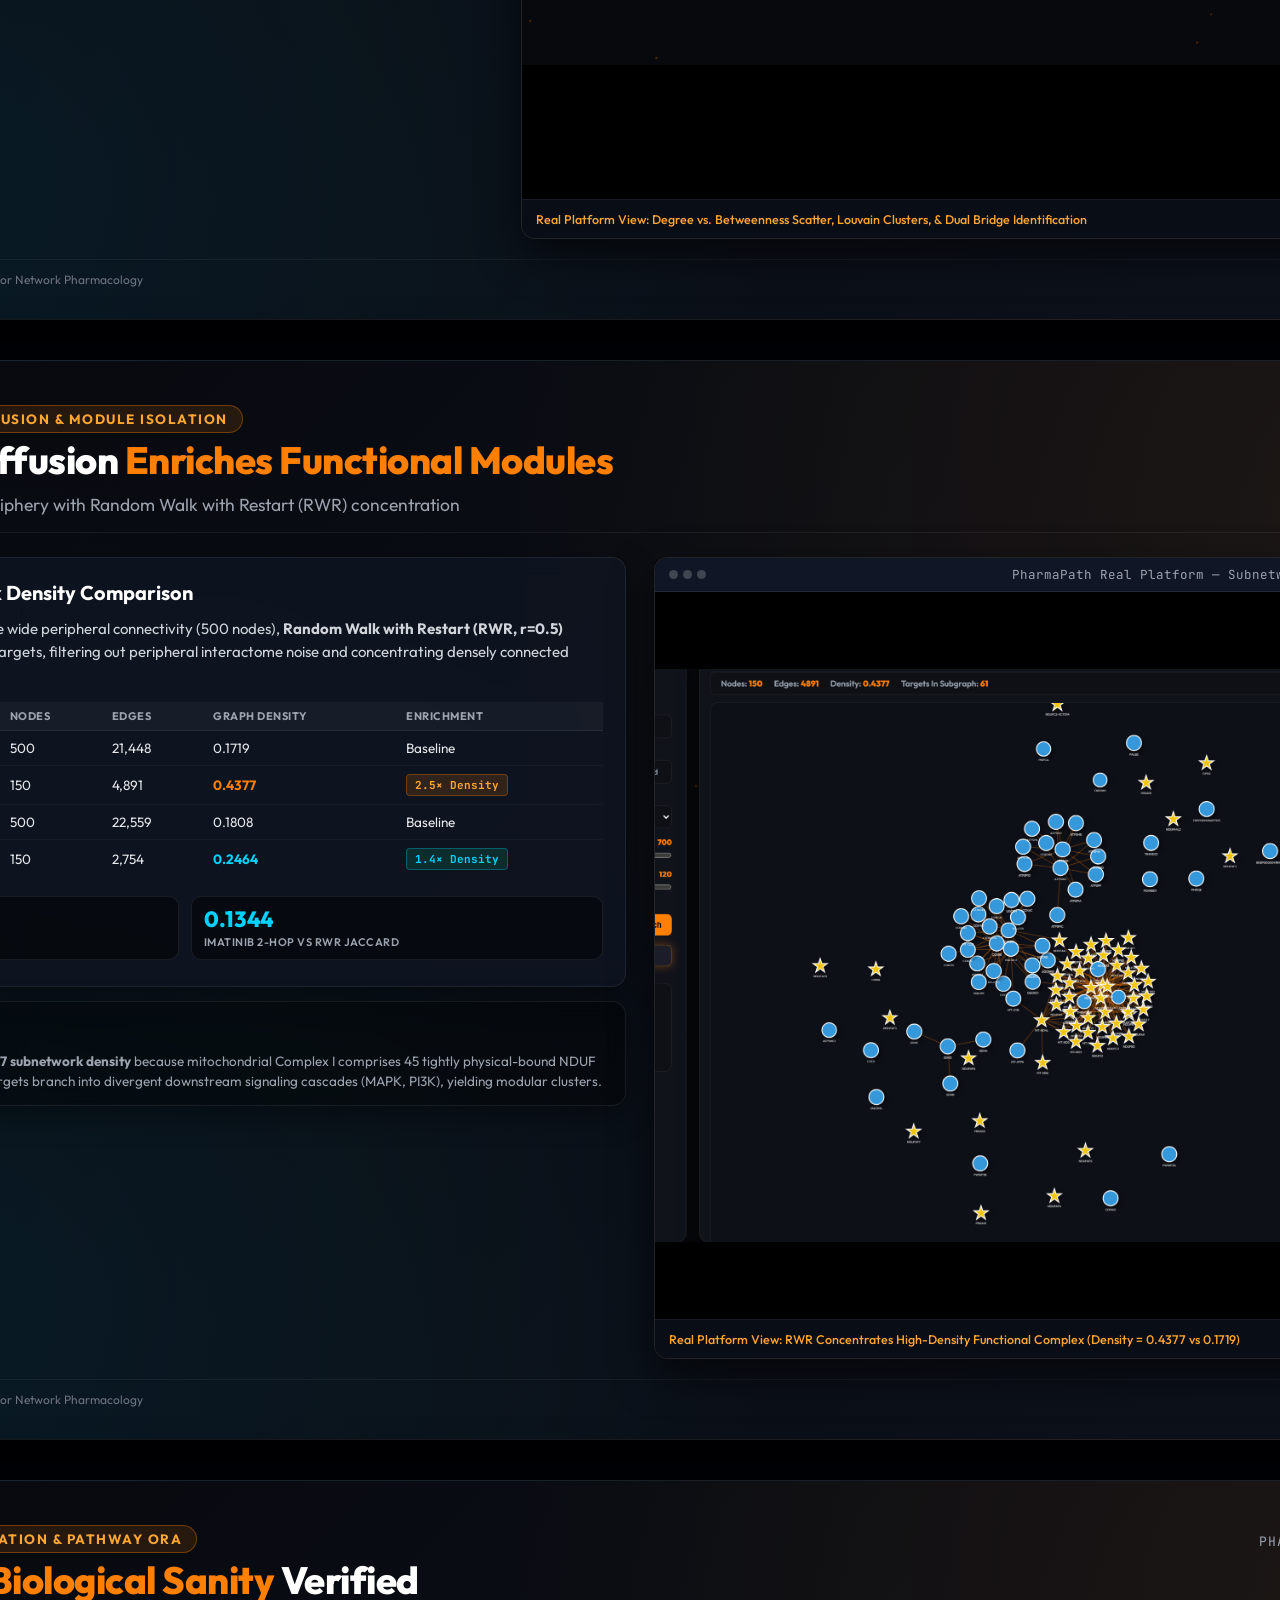
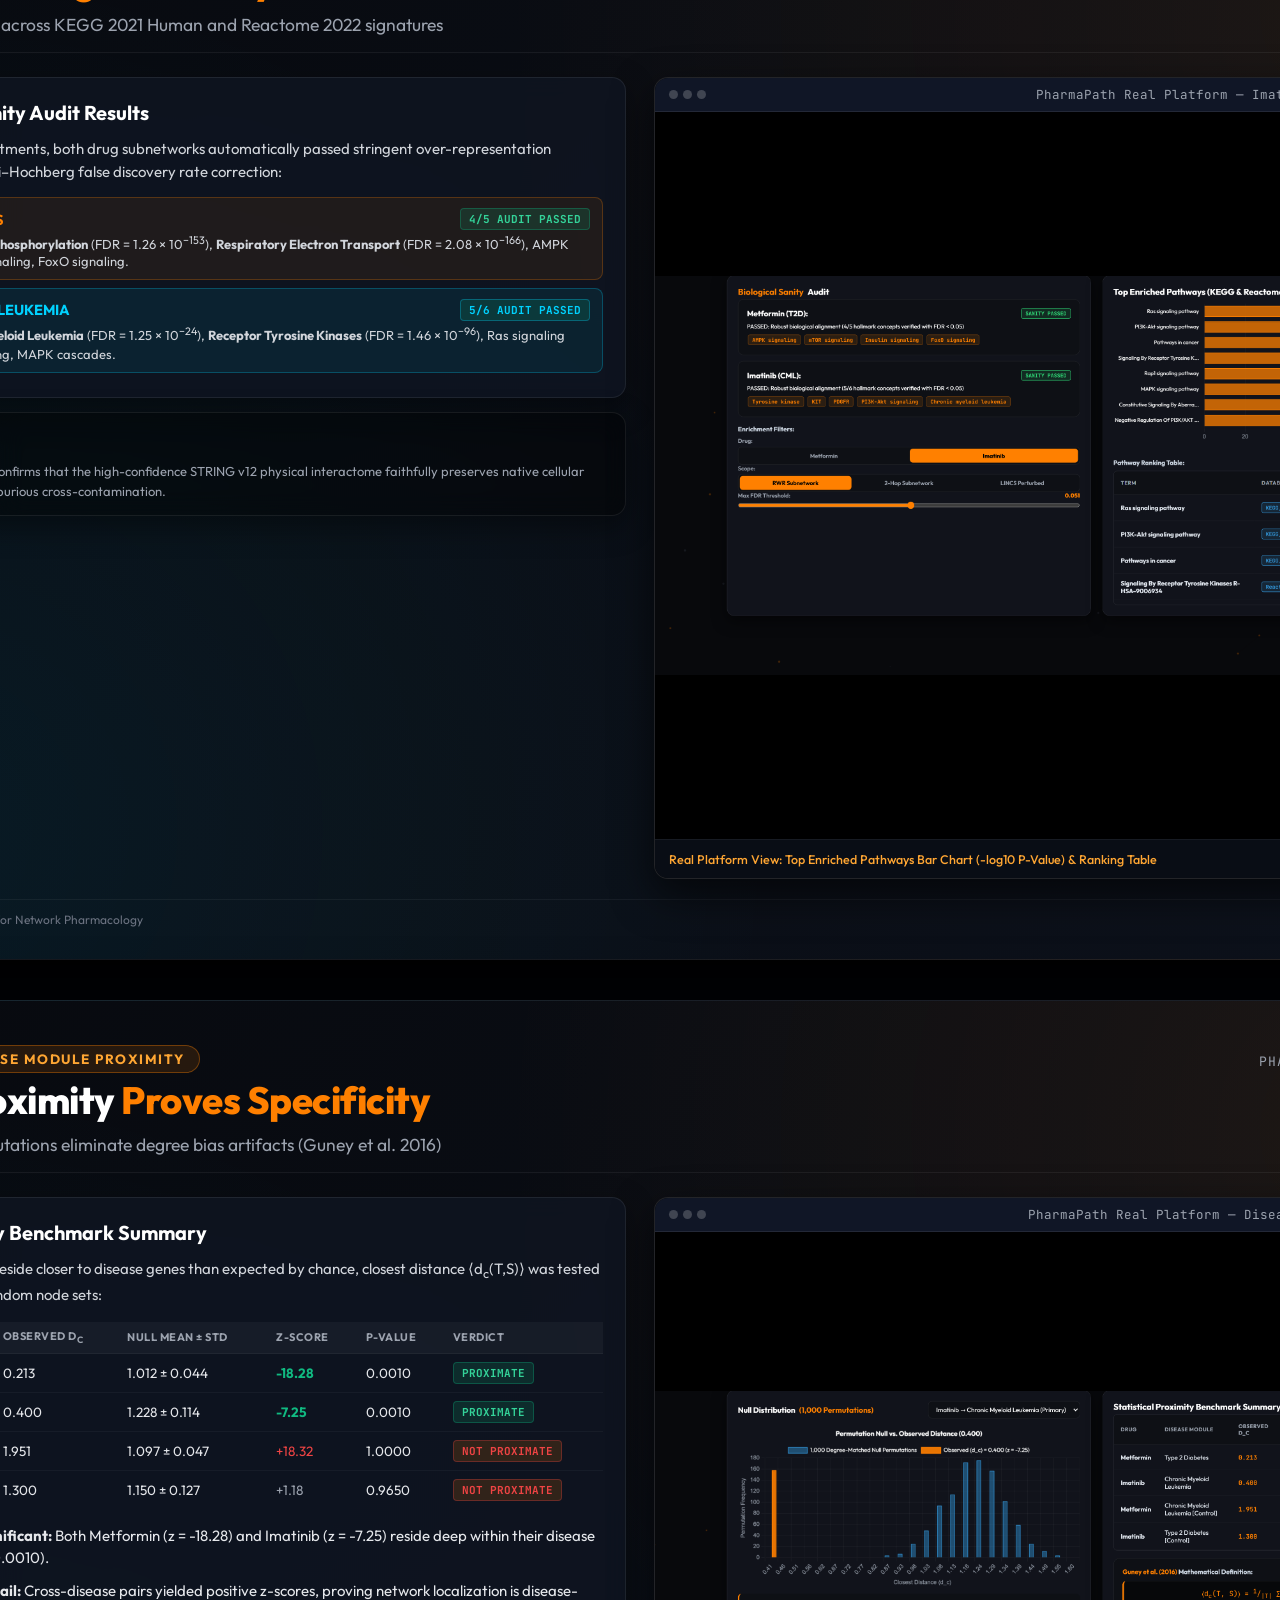
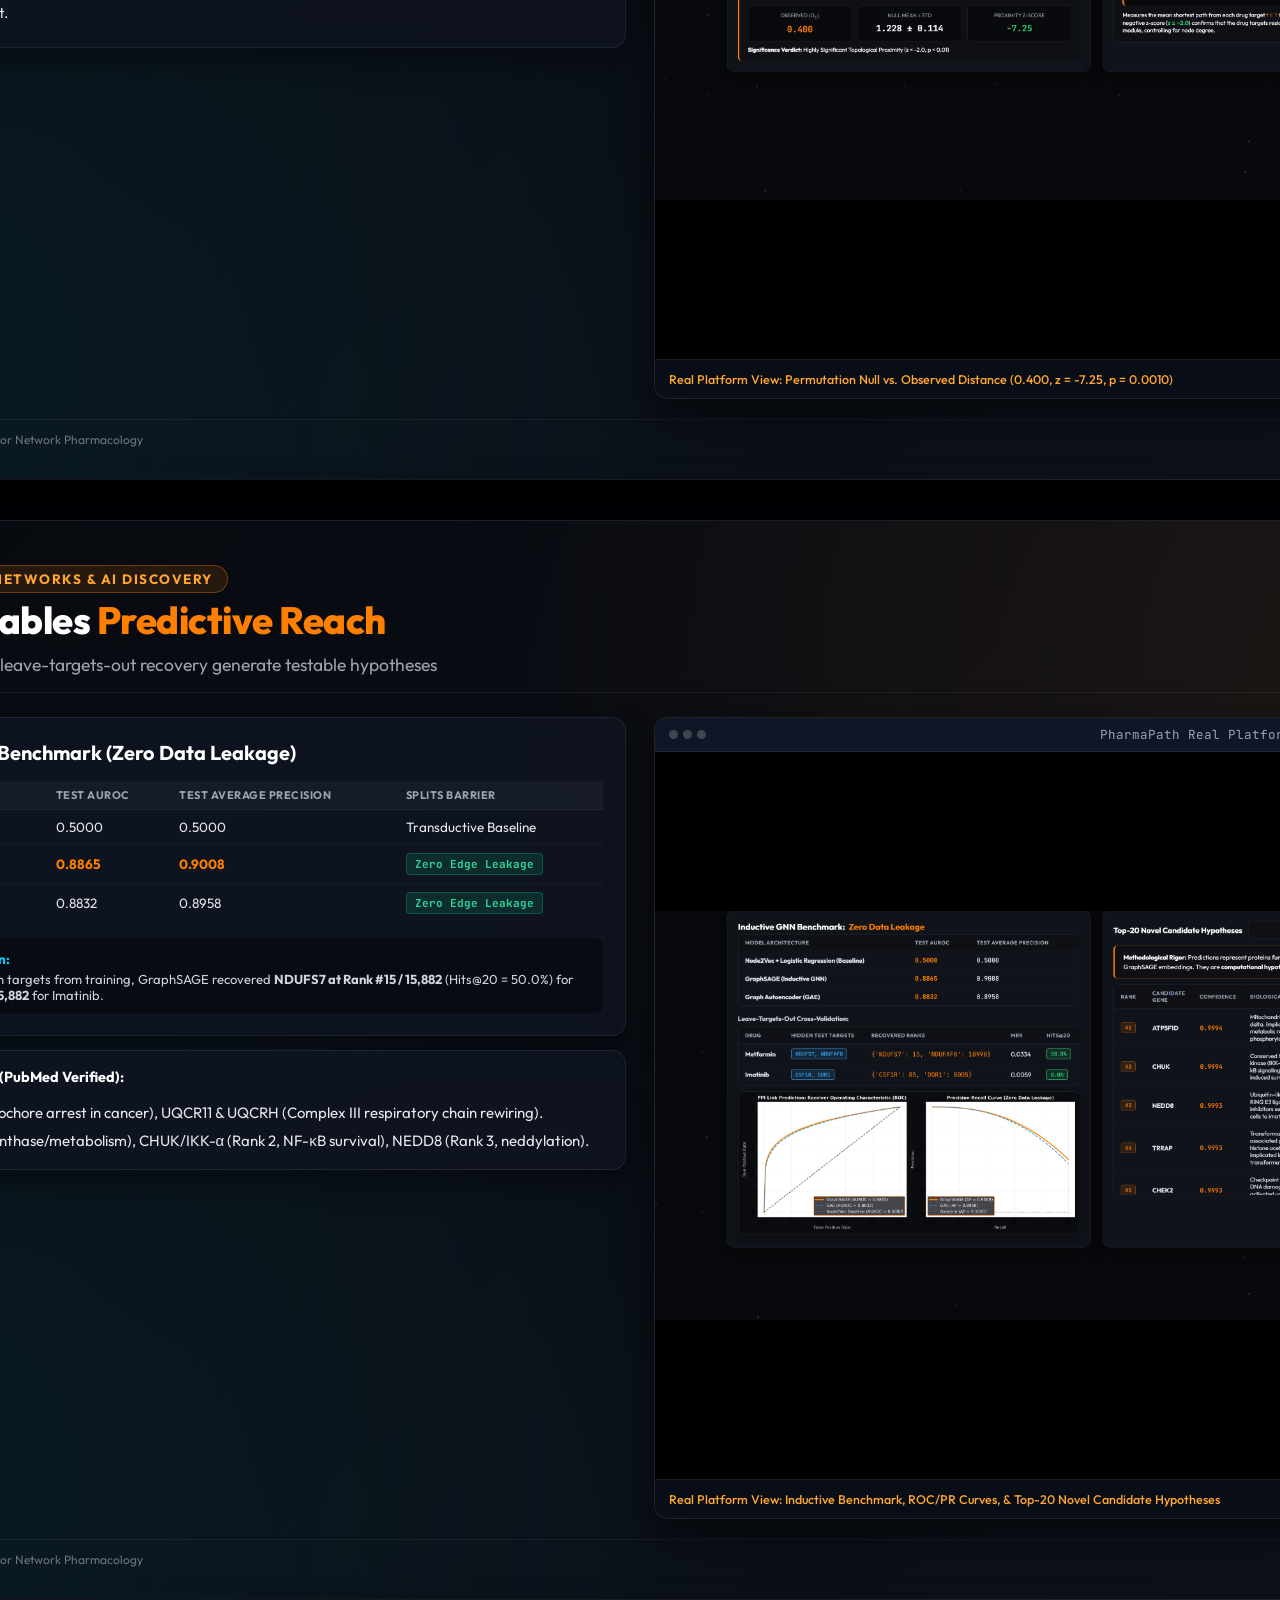
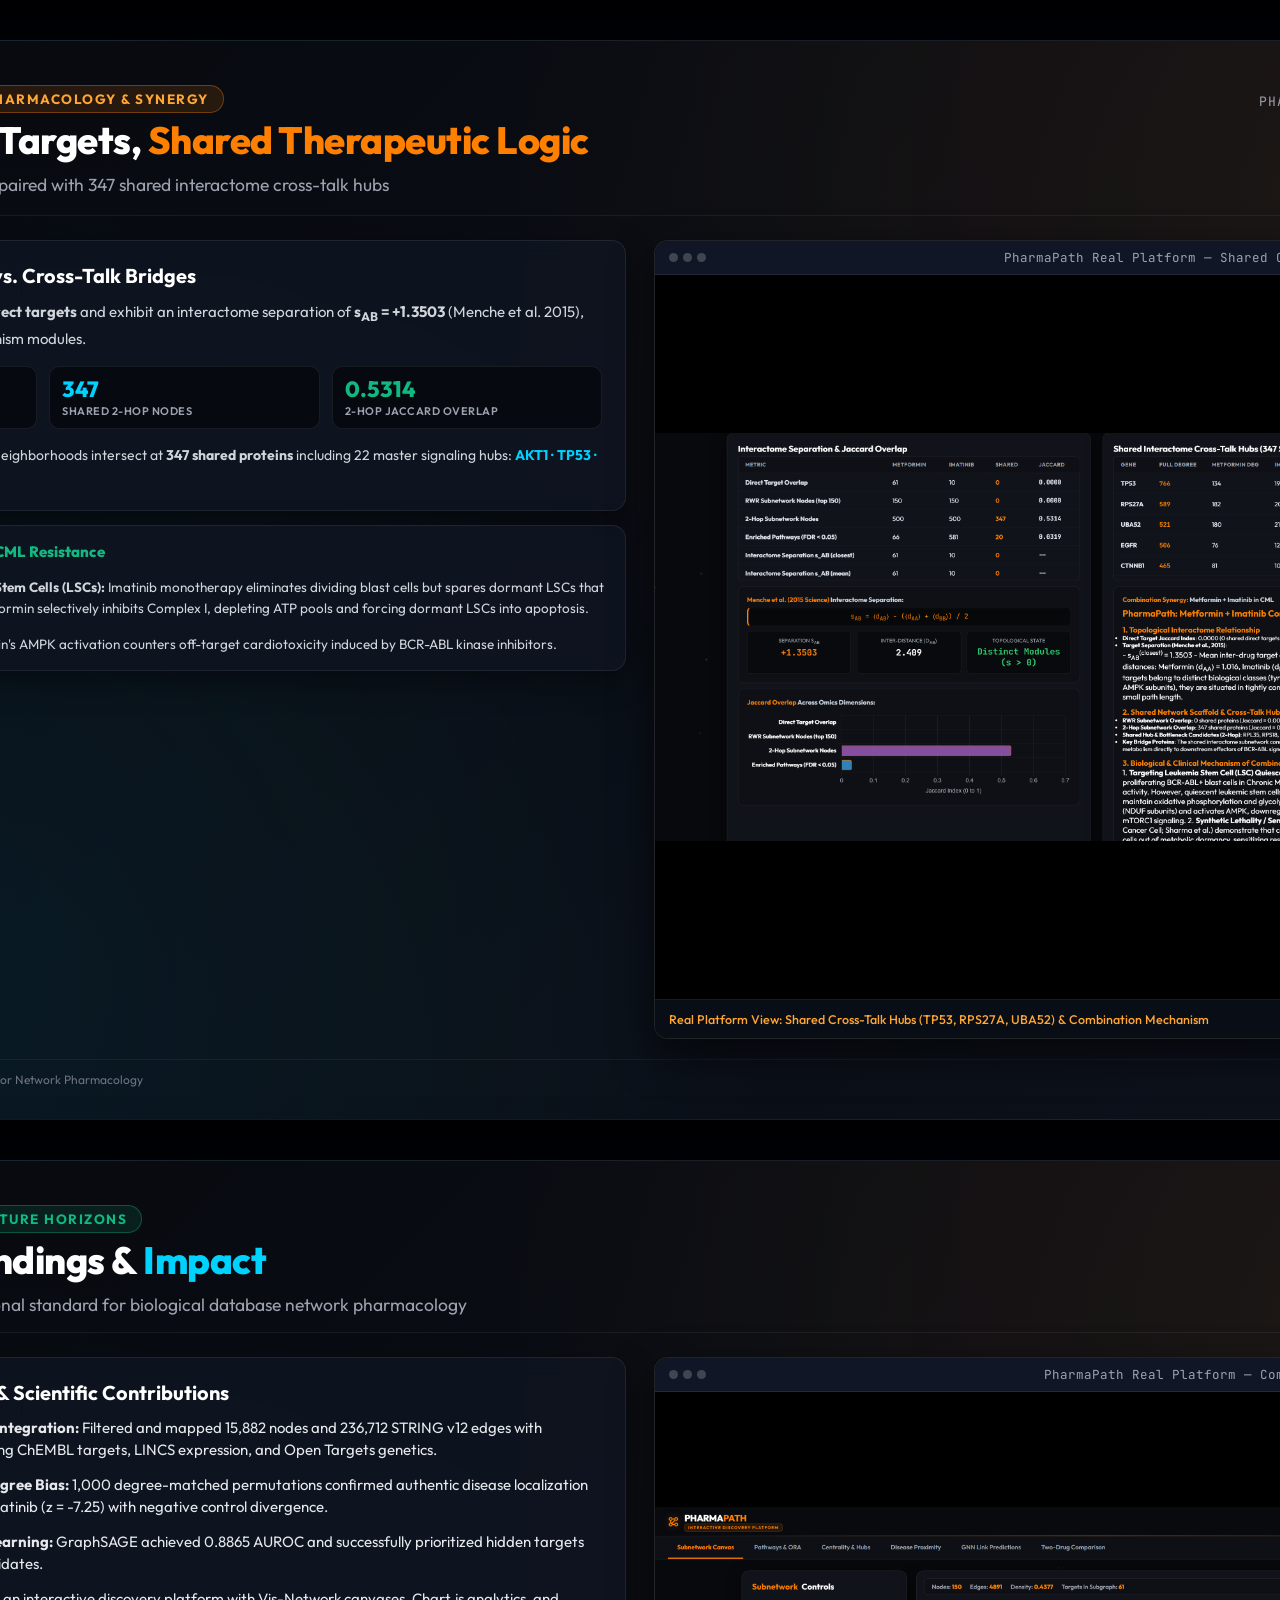
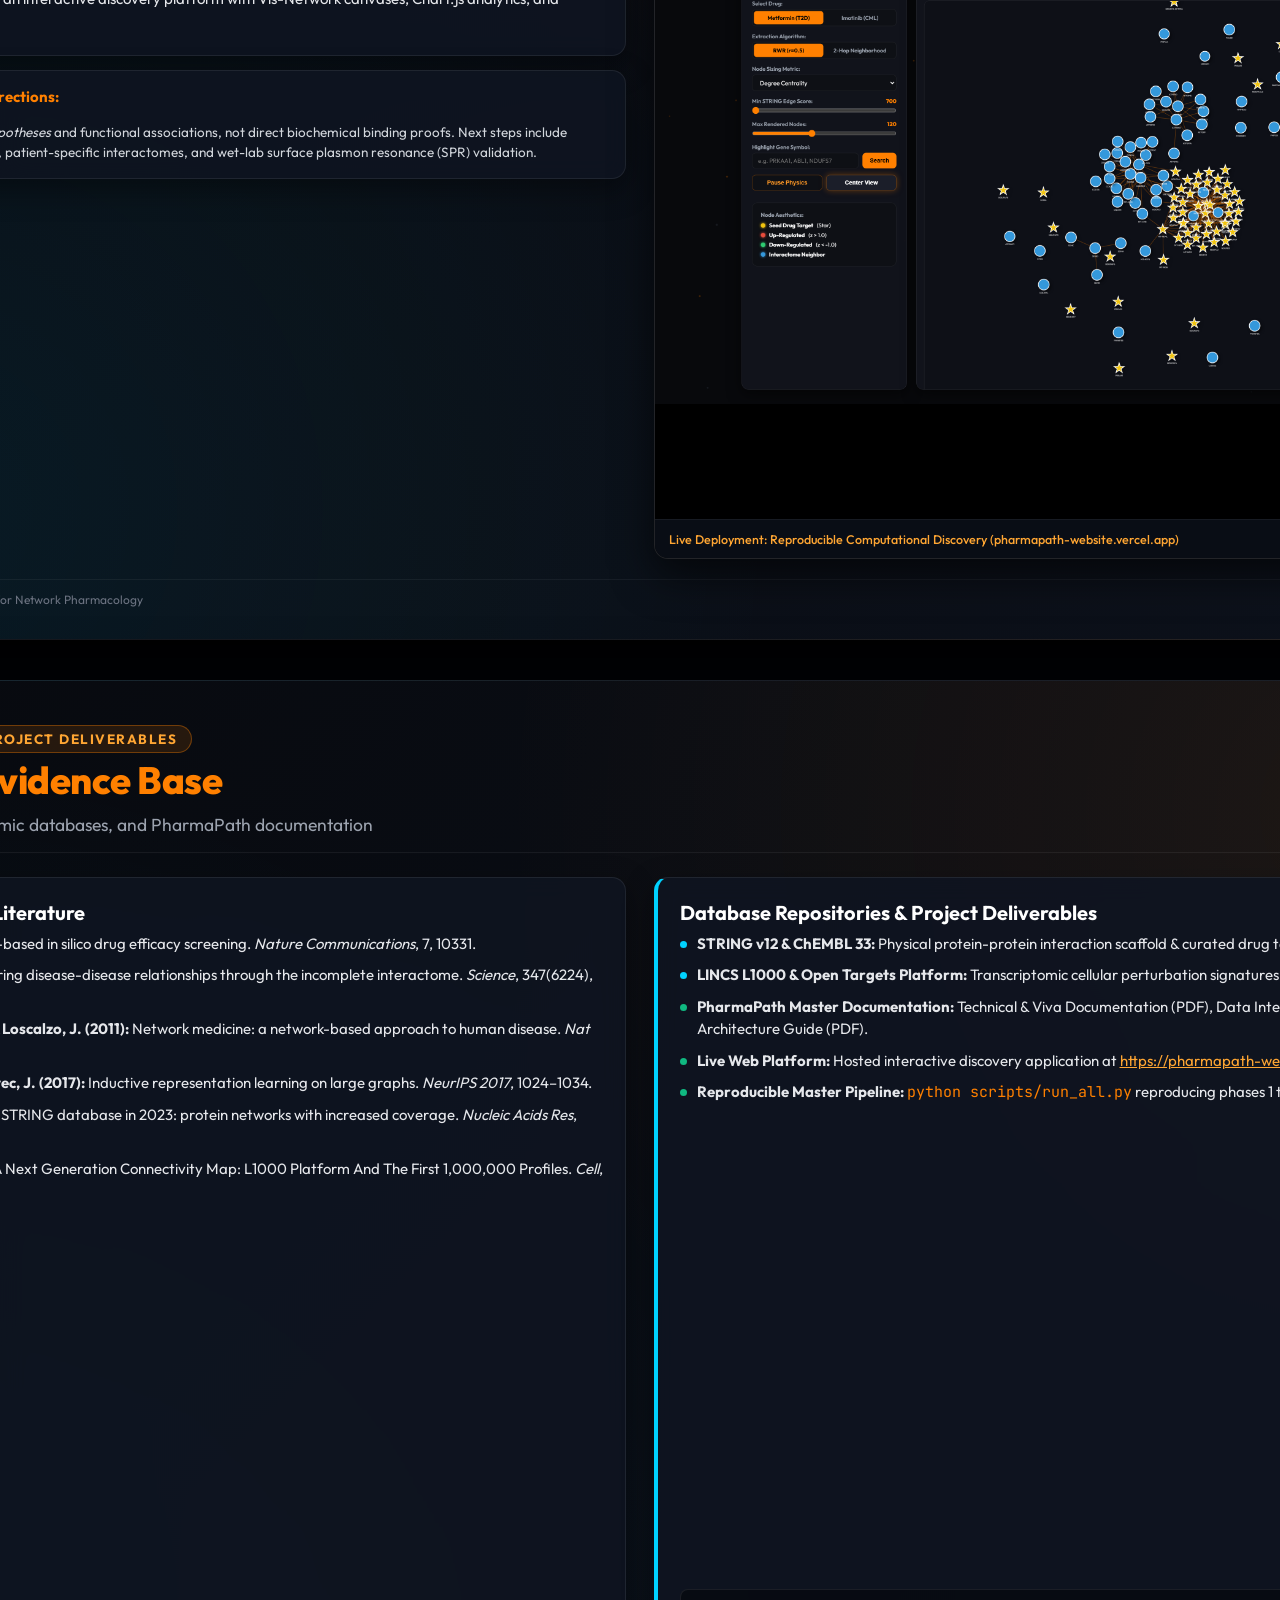
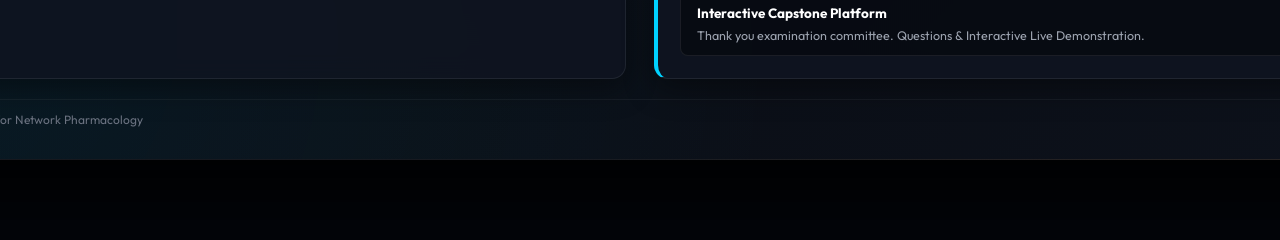
<file: reports/presentation_deck/index.html>
<!DOCTYPE html>
<html lang="en">
<head>
  <meta charset="UTF-8">
  <meta name="viewport" content="width=device-width, initial-scale=1.0">
  <title>PharmaPath Presentation Deck | Master Defense</title>
  <link rel="preconnect" href="https://fonts.googleapis.com">
  <link rel="preconnect" href="https://fonts.gstatic.com" crossorigin>
  <link href="https://fonts.googleapis.com/css2?family=Outfit:wght@300;400;500;600;700;800;900&family=JetBrains+Mono:wght@400;500;700&display=swap" rel="stylesheet">
  <style>
    :root {
      --bg: #07090e;
      --bg-card: rgba(15, 21, 33, 0.9);
      --border: rgba(255, 255, 255, 0.08);
      --border-accent: rgba(255, 128, 0, 0.35);
      --orange: #ff8000;
      --orange-light: #ffa633;
      --cyan: #00d2ff;
      --green: #10b981;
      --purple: #a855f7;
      --red: #ef4444;
      --text: #f3f4f6;
      --text-muted: #9ca3af;
      --font: 'Outfit', sans-serif;
      --mono: 'JetBrains Mono', monospace;
    }

    * {
      box-sizing: border-box;
      margin: 0;
      padding: 0;
    }

    html, body {
      background: #020408;
      color: var(--text);
      font-family: var(--font);
      overflow-x: hidden;
      display: flex;
      flex-direction: column;
      align-items: center;
      padding: 20px 0;
    }

    /* Fixed 16:9 Presentation Slide Canvas */
    .slide-wrapper {
      width: 1920px;
      height: 1080px;
      background: radial-gradient(circle at 88% 12%, rgba(255, 128, 0, 0.08) 0%, transparent 45%),
                  radial-gradient(circle at 12% 88%, rgba(0, 210, 255, 0.07) 0%, transparent 45%),
                  linear-gradient(135deg, #07090e 0%, #0d121c 100%);
      border: 1px solid rgba(255, 255, 255, 0.06);
      position: relative;
      overflow: hidden;
      margin-bottom: 40px;
      box-shadow: 0 25px 60px rgba(0, 0, 0, 0.85);
      display: flex;
      flex-direction: column;
      padding: 44px 60px 32px 60px;
    }

    /* Top Slide Header */
    .slide-header {
      display: flex;
      justify-content: space-between;
      align-items: flex-start;
      margin-bottom: 24px;
      border-bottom: 1px solid rgba(255, 255, 255, 0.06);
      padding-bottom: 16px;
    }

    .slide-meta-left {
      display: flex;
      flex-direction: column;
      gap: 6px;
    }

    .topic-pill {
      display: inline-flex;
      align-items: center;
      gap: 8px;
      background: rgba(255, 128, 0, 0.12);
      border: 1px solid rgba(255, 128, 0, 0.35);
      color: var(--orange-light);
      font-size: 13.5px;
      font-weight: 700;
      letter-spacing: 1.5px;
      text-transform: uppercase;
      padding: 4px 14px;
      border-radius: 999px;
      width: fit-content;
    }

    .topic-pill.cyan {
      background: rgba(0, 210, 255, 0.12);
      border-color: rgba(0, 210, 255, 0.35);
      color: var(--cyan);
    }

    .topic-pill.green {
      background: rgba(16, 185, 129, 0.12);
      border-color: rgba(16, 185, 129, 0.35);
      color: var(--green);
    }

    .slide-title {
      font-size: 38px;
      font-weight: 800;
      letter-spacing: -0.5px;
      color: #ffffff;
      line-height: 1.15;
    }

    .slide-title span.hl {
      color: var(--orange);
    }

    .slide-title span.hl-cyan {
      color: var(--cyan);
    }

    .slide-subtitle {
      font-size: 17.5px;
      color: var(--text-muted);
      font-weight: 400;
      margin-top: 4px;
    }

    .slide-meta-right {
      display: flex;
      align-items: center;
      gap: 16px;
    }

    .brand-tag {
      font-family: var(--mono);
      font-size: 13px;
      color: #9ca3af;
      letter-spacing: 1px;
    }

    .slide-num-badge {
      background: rgba(255, 255, 255, 0.06);
      border: 1px solid rgba(255, 255, 255, 0.12);
      font-family: var(--mono);
      font-size: 14px;
      font-weight: 700;
      color: #ffffff;
      padding: 6px 14px;
      border-radius: 6px;
    }

    /* Slide Content Layouts */
    .slide-body {
      flex: 1;
      display: grid;
      gap: 28px;
      position: relative;
      min-height: 0;
    }

    .grid-2col-50-50 {
      grid-template-columns: 1fr 1fr;
    }

    .grid-2col-45-55 {
      grid-template-columns: 0.85fr 1.15fr;
    }

    .grid-2col-55-45 {
      grid-template-columns: 1.15fr 0.85fr;
    }

    /* Cards and Glass Panels */
    .card {
      background: var(--bg-card);
      border: 1px solid var(--border);
      border-radius: 14px;
      padding: 22px;
      display: flex;
      flex-direction: column;
      gap: 12px;
      backdrop-filter: blur(12px);
      box-shadow: 0 10px 30px rgba(0, 0, 0, 0.4);
    }

    .card.accent-orange {
      border-left: 4px solid var(--orange);
    }

    .card.accent-cyan {
      border-left: 4px solid var(--cyan);
    }

    .card.accent-green {
      border-left: 4px solid var(--green);
    }

    .card-title {
      font-size: 20px;
      font-weight: 700;
      color: #ffffff;
      display: flex;
      align-items: center;
      gap: 10px;
    }

    .card-text {
      font-size: 15px;
      color: #d1d5db;
      line-height: 1.55;
    }

    /* Metric Chips */
    .metrics-row {
      display: grid;
      grid-template-columns: repeat(auto-fit, minmax(120px, 1fr));
      gap: 12px;
      margin: 4px 0;
    }

    .metric-chip {
      background: rgba(0, 0, 0, 0.5);
      border: 1px solid rgba(255, 255, 255, 0.08);
      border-radius: 10px;
      padding: 10px 12px;
      text-align: left;
    }

    .metric-chip .val {
      font-family: var(--font);
      font-size: 22px;
      font-weight: 800;
      color: var(--orange);
      line-height: 1.1;
    }

    .metric-chip .val.cyan {
      color: var(--cyan);
    }

    .metric-chip .val.green {
      color: var(--green);
    }

    .metric-chip .lbl {
      font-size: 11px;
      font-weight: 600;
      color: var(--text-muted);
      text-transform: uppercase;
      letter-spacing: 0.5px;
      margin-top: 3px;
    }

    /* Bullet Lists */
    .bullet-list {
      list-style: none;
      display: flex;
      flex-direction: column;
      gap: 10px;
    }

    .bullet-item {
      display: flex;
      align-items: flex-start;
      gap: 10px;
      font-size: 15px;
      line-height: 1.5;
      color: #e5e7eb;
    }

    .bullet-dot {
      width: 7px;
      height: 7px;
      border-radius: 50%;
      background: var(--orange);
      margin-top: 8px;
      flex-shrink: 0;
    }

    .bullet-dot.cyan {
      background: var(--cyan);
    }

    .bullet-dot.green {
      background: var(--green);
    }

    /* Screenshot Display Containers */
    .shot-container {
      background: #04060a;
      border: 1px solid rgba(255, 255, 255, 0.12);
      border-radius: 14px;
      overflow: hidden;
      display: flex;
      flex-direction: column;
      box-shadow: 0 16px 40px rgba(0, 0, 0, 0.6);
      height: 100%;
      position: relative;
    }

    .shot-header {
      background: rgba(17, 24, 39, 0.95);
      border-bottom: 1px solid rgba(255, 255, 255, 0.08);
      padding: 8px 14px;
      display: flex;
      align-items: center;
      justify-content: space-between;
      font-size: 12.5px;
      font-family: var(--mono);
      color: var(--text-muted);
    }

    .shot-header .dots {
      display: flex;
      gap: 5px;
    }

    .shot-header .dot {
      width: 9px;
      height: 9px;
      border-radius: 50%;
      background: rgba(255, 255, 255, 0.2);
    }

    .shot-img-wrapper {
      flex: 1;
      overflow: hidden;
      display: flex;
      align-items: center;
      justify-content: center;
      background: #020305;
      position: relative;
    }

    .shot-img-wrapper img {
      width: 100%;
      height: 100%;
      object-fit: contain;
      background: #000;
      display: block;
    }

    .shot-caption {
      background: rgba(10, 14, 22, 0.95);
      border-top: 1px solid rgba(255, 255, 255, 0.06);
      padding: 8px 14px;
      font-size: 12.5px;
      color: var(--orange-light);
      font-weight: 500;
      display: flex;
      justify-content: space-between;
      align-items: center;
    }

    /* Data Tables */
    .mini-table {
      width: 100%;
      border-collapse: collapse;
      font-size: 13.5px;
      margin-top: 4px;
    }

    .mini-table th {
      background: rgba(255, 255, 255, 0.04);
      color: var(--text-muted);
      text-transform: uppercase;
      font-size: 11px;
      letter-spacing: 0.5px;
      padding: 7px 10px;
      text-align: left;
      border-bottom: 1px solid rgba(255, 255, 255, 0.08);
    }

    .mini-table td {
      padding: 8px 10px;
      border-bottom: 1px solid rgba(255, 255, 255, 0.04);
      color: #e5e7eb;
    }

    .mini-table tr:last-child td {
      border-bottom: none;
    }

    .badge-status {
      display: inline-block;
      padding: 3px 8px;
      border-radius: 4px;
      font-size: 11px;
      font-weight: 700;
      font-family: var(--mono);
    }

    .badge-status.pass {
      background: rgba(16, 185, 129, 0.15);
      color: #34d399;
      border: 1px solid rgba(16, 185, 129, 0.3);
    }

    .badge-status.orange {
      background: rgba(255, 128, 0, 0.15);
      color: var(--orange-light);
      border: 1px solid rgba(255, 128, 0, 0.3);
    }

    /* Math formulas */
    .math-callout {
      background: rgba(0, 0, 0, 0.5);
      border: 1px solid rgba(255, 128, 0, 0.25);
      border-left: 3px solid var(--orange);
      border-radius: 8px;
      padding: 8px 14px;
      font-family: var(--mono);
      font-size: 14px;
      color: var(--orange-light);
      display: flex;
      align-items: center;
      justify-content: space-between;
    }

    /* Slide Footer */
    .slide-footer {
      display: flex;
      justify-content: space-between;
      align-items: center;
      margin-top: 20px;
      border-top: 1px solid rgba(255, 255, 255, 0.05);
      padding-top: 12px;
      font-size: 12px;
      color: #6b7280;
    }

    /* Title Slide Specifics */
    .title-slide {
      padding: 60px 80px;
      justify-content: space-between;
    }

    .hero-badge {
      display: inline-flex;
      align-items: center;
      gap: 10px;
      background: rgba(255, 128, 0, 0.12);
      border: 1px solid rgba(255, 128, 0, 0.35);
      color: var(--orange-light);
      font-size: 14px;
      font-weight: 700;
      letter-spacing: 2px;
      text-transform: uppercase;
      padding: 6px 16px;
      border-radius: 999px;
      width: fit-content;
      margin-bottom: 12px;
    }

    .hero-title {
      font-size: 52px;
      font-weight: 900;
      line-height: 1.1;
      letter-spacing: -1.5px;
      color: #ffffff;
    }

    .hero-subtitle {
      font-size: 22px;
      color: #9ca3af;
      font-weight: 400;
      line-height: 1.45;
      max-width: 1200px;
      margin-top: 10px;
    }

    .title-stats-grid {
      display: grid;
      grid-template-columns: repeat(4, 1fr);
      gap: 20px;
      margin: 28px 0;
    }

    .title-stat-card {
      background: rgba(16, 22, 34, 0.75);
      border: 1px solid rgba(255, 255, 255, 0.08);
      border-top: 3px solid var(--orange);
      border-radius: 12px;
      padding: 20px;
    }

    .title-stat-card .number {
      font-size: 34px;
      font-weight: 800;
      color: #ffffff;
    }

    .title-stat-card .desc {
      font-size: 13px;
      color: var(--text-muted);
      margin-top: 6px;
      text-transform: uppercase;
      letter-spacing: 0.5px;
    }

    .title-footer {
      display: flex;
      justify-content: space-between;
      align-items: flex-end;
      border-top: 1px solid rgba(255, 255, 255, 0.08);
      padding-top: 20px;
    }

    .author-info h4 {
      font-size: 17px;
      font-weight: 700;
      color: #ffffff;
    }

    .author-info p {
      font-size: 13.5px;
      color: var(--text-muted);
      margin-top: 4px;
    }
  </style>
</head>
<body>

  <!-- ========================================================================= -->
  <!-- SLIDE 0: COVER / TITLE SLIDE                                              -->
  <!-- ========================================================================= -->
  <div class="slide-wrapper title-slide" id="slide-0">
    <div>
      <div class="hero-badge">
        PharmaPath &middot; Multi-Omics Biological Database Defense
      </div>
      <h1 class="hero-title">
        PharmaPath: A Multi-Omics Biological Database for Network Pharmacology
      </h1>
      <p class="hero-subtitle">
        Computational Discovery Across the Human Interactome Using Metformin, Imatinib, Disease Modules, and Inductive Graph Learning
      </p>
    </div>

    <!-- Centerpiece Architecture Banner -->
    <div style="background: rgba(16, 22, 34, 0.6); border: 1px solid rgba(255, 255, 255, 0.08); border-radius: 14px; padding: 18px 28px; display: flex; justify-content: space-between; align-items: center;">
      <div style="display: flex; align-items: center; gap: 16px;">
        <span style="font-size: 32px;">🧬</span>
        <div>
          <h4 style="font-size: 16px; font-weight: 700; color: #fff;">Integrated Multi-Omics Database Pipeline</h4>
          <p style="font-size: 13.5px; color: #9ca3af; margin-top: 2px;">STRING v12 &bull; ChEMBL 33 &bull; LINCS L1000 &bull; Open Targets Platform &bull; KEGG &bull; Reactome &bull; PyTorch Geometric</p>
        </div>
      </div>
      <div style="display: flex; gap: 12px;">
        <span class="badge-status pass" style="padding: 6px 12px; font-size: 12px;">0.0000% LOSS RATE</span>
        <span class="badge-status orange" style="padding: 6px 12px; font-size: 12px;">ZERO DATA LEAKAGE</span>
      </div>
    </div>

    <div class="title-stats-grid">
      <div class="title-stat-card">
        <div class="number">15,882</div>
        <div class="desc">Human Proteins (98.03% LCC)</div>
      </div>
      <div class="title-stat-card" style="border-top-color: var(--cyan);">
        <div class="number" style="color: var(--cyan);">236,712</div>
        <div class="desc">STRING v12 High-Confidence Edges</div>
      </div>
      <div class="title-stat-card" style="border-top-color: var(--green);">
        <div class="number" style="color: var(--green);">0.8865</div>
        <div class="desc">GraphSAGE Test AUROC (Inductive)</div>
      </div>
      <div class="title-stat-card" style="border-top-color: var(--orange);">
        <div class="number" style="color: var(--orange);">-18.28</div>
        <div class="desc">Metformin &rarr; T2D Proximity Z-Score</div>
      </div>
    </div>

    <div class="title-footer">
      <div class="author-info">
        <h4>Senior Bioinformatics &amp; Machine Learning Engineering</h4>
        <p>Biological Database Capstone Examination Committee &bull; Reproducible Research Pipeline</p>
      </div>
      <div class="author-info" style="text-align: right;">
        <p style="font-family: var(--mono); color: var(--orange-light);">https://pharmapath-website.vercel.app</p>
        <p>End-to-End Pipeline: scripts/run_all.py &bull; Automated PyTest Suite (100% Passed)</p>
      </div>
    </div>
  </div>

  <!-- ========================================================================= -->
  <!-- SLIDE 1: ABSTRACT                                                         -->
  <!-- ========================================================================= -->
  <div class="slide-wrapper" id="slide-1">
    <div class="slide-header">
      <div class="slide-meta-left">
        <div class="topic-pill">Abstract &middot; The Systems Pharmacology Thesis</div>
        <h2 class="slide-title">Drug Action as a <span class="hl">Network Perturbation</span></h2>
        <p class="slide-subtitle">Connecting physical human interactomes, disease genetics, and inductive AI into a discovery database</p>
      </div>
      <div class="slide-meta-right">
        <span class="brand-tag">PHARMAPATH</span>
        <span class="slide-num-badge">TOPIC 1 / 8</span>
      </div>
    </div>

    <div class="slide-body grid-2col-50-50">
      <div class="card accent-orange" style="justify-content: space-between;">
        <div style="display: flex; flex-direction: column; gap: 14px;">
          <h3 class="card-title">
            Executive Summary &amp; Research Paradigm
          </h3>
          <p class="card-text">
            Complex human diseases do not emerge from isolated genetic lesions; they arise from perturbed multi-protein communication cascades across the interactome. <strong>PharmaPath</strong> establishes an end-to-end biological database and discovery platform connecting multi-omics evidence layers to evaluate drug mechanism, disease module localization, and target recovery.
          </p>

          <div class="metrics-row">
            <div class="metric-chip">
              <div class="val">0.0000%</div>
              <div class="lbl">Mapping Loss Rate</div>
            </div>
            <div class="metric-chip">
              <div class="val cyan">347</div>
              <div class="lbl">Shared Interactome Hubs</div>
            </div>
            <div class="metric-chip">
              <div class="val green">p=0.001</div>
              <div class="lbl">Empirical Proximity</div>
            </div>
          </div>

          <ul class="bullet-list">
            <li class="bullet-item">
              <span class="bullet-dot"></span>
              <span><strong>Contrasting Modalities:</strong> Evaluates pleiotropic metabolic regulation (Metformin in T2D) vs. precision oncogenic kinase inhibition (Imatinib in CML).</span>
            </li>
            <li class="bullet-item">
              <span class="bullet-dot cyan"></span>
              <span><strong>Statistical Rigor:</strong> 1,000 degree-matched null permutations verify that drug-disease proximity reflects authentic biological localization.</span>
            </li>
            <li class="bullet-item">
              <span class="bullet-dot green"></span>
              <span><strong>Leakage-Safe GNN:</strong> GraphSAGE achieves 0.8865 AUROC and recovers held-out targets without topological leakage.</span>
            </li>
          </ul>
        </div>

        <div class="math-callout">
          <span>&lang;d<sub>c</sub>(T, S)&rang; = <sup>1</sup>/<sub>|T|</sub> &sum;<sub>t &isin; T</sub> min<sub>s &isin; S</sub> d(t, s)</span>
          <span style="font-size: 12px; color: #9ca3af;">Guney et al. (2016)</span>
        </div>
      </div>

      <!-- Real Screenshot Container -->
      <div class="shot-container">
        <div class="shot-header">
          <div class="dots"><span class="dot"></span><span class="dot"></span><span class="dot"></span></div>
          <span>PharmaPath Live Discovery Lab &mdash; Interactive Subnetwork Canvas</span>
        </div>
        <div class="shot-img-wrapper">
          <img src="../ppt_assets/01_subnetwork_metformin.png" alt="Live PharmaPath Web Canvas">
        </div>
        <div class="shot-caption">
          <span>Real Platform View: 150-Node Metformin RWR Subnetwork (Density = 0.4377, 61 Seed Targets)</span>
          <span class="badge-status pass">LIVE SYSTEM</span>
        </div>
      </div>
    </div>

    <div class="slide-footer">
      <span>PharmaPath: Multi-Omics Biological Database for Network Pharmacology</span>
      <span>Topic: Abstract</span>
    </div>
  </div>

  <!-- ========================================================================= -->
  <!-- SLIDE 2: INTRODUCTION                                                     -->
  <!-- ========================================================================= -->
  <div class="slide-wrapper" id="slide-2">
    <div class="slide-header">
      <div class="slide-meta-left">
        <div class="topic-pill">Introduction &middot; The Problem &amp; The Two Archetypes</div>
        <h2 class="slide-title">Beyond the <span class="hl">Single-Target</span> Myth</h2>
        <p class="slide-subtitle">Why complex diseases require systemic network-level pharmacological modeling</p>
      </div>
      <div class="slide-meta-right">
        <span class="brand-tag">PHARMAPATH</span>
        <span class="slide-num-badge">TOPIC 2 / 8</span>
      </div>
    </div>

    <div class="slide-body grid-2col-55-45">
      <div style="display: flex; flex-direction: column; gap: 16px;">
        <div class="card accent-orange">
          <h3 class="card-title">
            The Single-Target Bottleneck in Modern Pharmacology
          </h3>
          <p class="card-text">
            Traditional drug discovery relies on the "one-drug, one-target, one-disease" paradigm. However, clinical attrition remains over 90% because complex disorders emerge from robust, redundant network states that rapidly rewire around single molecular blocks.
          </p>
        </div>

        <div style="display: grid; grid-template-columns: 1fr 1fr; gap: 16px;">
          <!-- Metformin Card -->
          <div class="card accent-orange" style="padding: 18px;">
            <div style="display: flex; justify-content: space-between; align-items: center;">
              <h4 style="font-size: 17px; color: var(--orange); font-weight: 800;">METFORMIN (T2D)</h4>
              <span class="badge-status orange">61 LCC TARGETS</span>
            </div>
            <p style="font-size: 13.5px; color: #d1d5db; line-height: 1.5; margin-top: 6px;">
              <strong>Pleiotropic Metabolic Regulator:</strong> Targets Mitochondrial Complex I subunits (NDUFA/B/C/S) and AMPK regulatory heterotrimers (PRKAA1/2, PRKAB1, PRKAG1). Inhibits gluconeogenesis via cellular energetic stress.
            </p>
          </div>

          <!-- Imatinib Card -->
          <div class="card accent-cyan" style="padding: 18px;">
            <div style="display: flex; justify-content: space-between; align-items: center;">
              <h4 style="font-size: 17px; color: var(--cyan); font-weight: 800;">IMATINIB (CML)</h4>
              <span class="badge-status pass" style="color: var(--cyan); border-color: rgba(0, 210, 255, 0.3); background: rgba(0, 210, 255, 0.1);">10 LCC TARGETS</span>
            </div>
            <p style="font-size: 13.5px; color: #d1d5db; line-height: 1.5; margin-top: 6px;">
              <strong>Precision Kinase Inhibitor:</strong> Competitively blocks ATP pocket of BCR-ABL1 fusion kinase, KIT, PDGFRA/B, and CSF1R. Suppresses leukemic myeloblast proliferation with high molecular specificity.
            </p>
          </div>
        </div>

        <div class="card" style="padding: 16px; background: rgba(0, 0, 0, 0.4);">
          <h4 style="font-size: 14.5px; font-weight: 700; color: #ffffff; margin-bottom: 6px;">The 4 Guiding Research Questions:</h4>
          <div style="display: grid; grid-template-columns: 1fr 1fr; gap: 10px; font-size: 13px; color: #9ca3af;">
            <div><strong>1. Subnetwork Perturbation:</strong> What modules do drugs diffuse across?</div>
            <div><strong>2. Disease Proximity:</strong> Are targets closer than random expectation?</div>
            <div><strong>3. Network Bottlenecks:</strong> Which critical hubs control flux?</div>
            <div><strong>4. Inductive GNN:</strong> Can GNNs predict novel links without leakage?</div>
          </div>
        </div>
      </div>

      <!-- Real Screenshot Container -->
      <div class="shot-container">
        <div class="shot-header">
          <div class="dots"><span class="dot"></span><span class="dot"></span><span class="dot"></span></div>
          <span>PharmaPath Real Platform &mdash; Imatinib Kinase Network</span>
        </div>
        <div class="shot-img-wrapper">
          <img src="../ppt_assets/02_subnetwork_imatinib.png" alt="Imatinib Real Platform Canvas">
        </div>
        <div class="shot-caption">
          <span>Real Platform View: 150-Node Imatinib Kinase Subnetwork (Density = 0.2464, 10 Seed Targets)</span>
          <span class="badge-status orange">CONFIG-DRIVEN</span>
        </div>
      </div>
    </div>

    <div class="slide-footer">
      <span>PharmaPath: Multi-Omics Biological Database for Network Pharmacology</span>
      <span>Topic: Introduction</span>
    </div>
  </div>

  <!-- ========================================================================= -->
  <!-- SLIDE 3: LITERATURE REVIEW                                                -->
  <!-- ========================================================================= -->
  <div class="slide-wrapper" id="slide-3">
    <div class="slide-header">
      <div class="slide-meta-left">
        <div class="topic-pill">Literature Review &middot; Systems Pharmacology Foundations</div>
        <h2 class="slide-title">From Reductionism to <span class="hl">Systems Medicine</span></h2>
        <p class="slide-subtitle">Connecting empirical biological databases with mathematical network medicine theory</p>
      </div>
      <div class="slide-meta-right">
        <span class="brand-tag">PHARMAPATH</span>
        <span class="slide-num-badge">TOPIC 3 / 8</span>
      </div>
    </div>

    <div class="slide-body grid-2col-50-50">
      <div style="display: flex; flex-direction: column; gap: 14px;">
        <div class="card accent-orange">
          <h3 class="card-title">
            Key Scientific Foundations &amp; Conceptual Anchors
          </h3>
          <ul class="bullet-list" style="gap: 12px;">
            <li class="bullet-item">
              <span class="bullet-dot"></span>
              <div>
                <strong>Barab&aacute;si et al. (2011 Nature Reviews Genetics):</strong> Established that the human interactome is scale-free and that disease-causing mutations cluster into topologically cohesive disease modules.
              </div>
            </li>
            <li class="bullet-item">
              <span class="bullet-dot cyan"></span>
              <div>
                <strong>Guney et al. (2016 Nature Communications):</strong> Formulated the degree-matched closest-distance metric &lang;d<sub>c</sub>(T,S)&rang; proving that clinically efficacious drugs directly overlap or localize proximate to disease modules.
              </div>
            </li>
            <li class="bullet-item">
              <span class="bullet-dot green"></span>
              <div>
                <strong>Menche et al. (2015 Science):</strong> Derived the interactome module separation metric s<sub>AB</sub>, establishing that distinct diseases and drug targets occupy separated topological spheres.
              </div>
            </li>
            <li class="bullet-item">
              <span class="bullet-dot" style="background: var(--purple);"></span>
              <div>
                <strong>Hamilton et al. (2017 NeurIPS):</strong> GraphSAGE inductive representation learning enables neighborhood aggregation on unseen interactome topologies without transductive leakage.
              </div>
            </li>
          </ul>
        </div>

        <div class="card" style="padding: 16px; background: rgba(0,0,0,0.4);">
          <h4 style="font-size: 14.5px; color: var(--cyan); font-weight: 700; margin-bottom: 8px;">The Multi-Omics Biological Database Ecosystem:</h4>
          <div style="display: grid; grid-template-columns: repeat(3, 1fr); gap: 10px; font-size: 12.5px;">
            <div style="background: rgba(255,255,255,0.03); padding: 8px 10px; border-radius: 6px;">
              <strong style="color: #fff;">STRING v12</strong><br><span style="color: #9ca3af;">Scaffold PPI &ge; 700</span>
            </div>
            <div style="background: rgba(255,255,255,0.03); padding: 8px 10px; border-radius: 6px;">
              <strong style="color: #fff;">ChEMBL 33</strong><br><span style="color: #9ca3af;">Curated Drug Targets</span>
            </div>
            <div style="background: rgba(255,255,255,0.03); padding: 8px 10px; border-radius: 6px;">
              <strong style="color: #fff;">LINCS L1000</strong><br><span style="color: #9ca3af;">Chemical z-scores</span>
            </div>
            <div style="background: rgba(255,255,255,0.03); padding: 8px 10px; border-radius: 6px;">
              <strong style="color: #fff;">Open Targets</strong><br><span style="color: #9ca3af;">Genetic Evidence</span>
            </div>
            <div style="background: rgba(255,255,255,0.03); padding: 8px 10px; border-radius: 6px;">
              <strong style="color: #fff;">KEGG 2021</strong><br><span style="color: #9ca3af;">Pathway Signatures</span>
            </div>
            <div style="background: rgba(255,255,255,0.03); padding: 8px 10px; border-radius: 6px;">
              <strong style="color: #fff;">Reactome 2022</strong><br><span style="color: #9ca3af;">Reaction Cascades</span>
            </div>
          </div>
        </div>
      </div>

      <!-- Real Protein Inspector Modal Screenshot -->
      <div class="shot-container">
        <div class="shot-header">
          <div class="dots"><span class="dot"></span><span class="dot"></span><span class="dot"></span></div>
          <span>PharmaPath Real Platform &mdash; Multi-Omics Protein Inspector</span>
        </div>
        <div class="shot-img-wrapper">
          <img src="../ppt_assets/crops/tight_protein_modal.png" alt="Real Protein Modal Inspector">
        </div>
        <div class="shot-caption">
          <span>Live Inspector: Multi-Omics Integration (Degree, LINCS Perturbation z, Cluster, PubMed Bridge)</span>
          <span class="badge-status pass">PROGRAMMATIC API</span>
        </div>
      </div>
    </div>

    <div class="slide-footer">
      <span>PharmaPath: Multi-Omics Biological Database for Network Pharmacology</span>
      <span>Topic: Literature Review</span>
    </div>
  </div>

  <!-- ========================================================================= -->
  <!-- SLIDE 4: METHODOLOGY (PIPELINE ARCHITECTURE)                             -->
  <!-- ========================================================================= -->
  <div class="slide-wrapper" id="slide-4">
    <div class="slide-header">
      <div class="slide-meta-left">
        <div class="topic-pill">Methodology &middot; Computational Pipeline &amp; Data Engineering</div>
        <h2 class="slide-title">End-to-End <span class="hl">Database-to-Discovery</span> Flow</h2>
        <p class="slide-subtitle">Six-phase computational protocol ensuring zero data leakage and 100% provenance tracking</p>
      </div>
      <div class="slide-meta-right">
        <span class="brand-tag">PHARMAPATH</span>
        <span class="slide-num-badge">TOPIC 4 / 8</span>
      </div>
    </div>

    <div class="slide-body grid-2col-50-50">
      <div style="display: flex; flex-direction: column; gap: 12px;">
        <!-- Phase 1 to 6 steps -->
        <div class="card" style="padding: 14px; border-left: 3px solid var(--orange);">
          <div style="display: flex; justify-content: space-between; align-items: center;">
            <strong style="color: var(--orange); font-size: 14.5px;">PHASE 1: Interactome Scaffolding</strong>
            <span class="badge-status orange">0.0000% LOSS</span>
          </div>
          <p style="font-size: 13px; color: #d1d5db; margin-top: 3px;">
            Ingest STRING v12 human interactome (combined_score &ge; 700). Map 19,699 ENSP IDs to HGNC symbols. Extract Largest Connected Component (15,882 nodes, 236,712 edges).
          </p>
        </div>

        <div class="card" style="padding: 14px; border-left: 3px solid var(--cyan);">
          <div style="display: flex; justify-content: space-between; align-items: center;">
            <strong style="color: var(--cyan); font-size: 14.5px;">PHASE 2: Dual Subnetwork Extraction</strong>
            <span class="badge-status pass" style="color: var(--cyan); border-color: rgba(0,210,255,0.3);">DIFFUSION</span>
          </div>
          <p style="font-size: 13px; color: #d1d5db; margin-top: 3px;">
            Extract 2-hop topological periphery (500 nodes) and Random Walk with Restart (RWR, r=0.5, 150 nodes) to simulate steady-state network diffusion from seed targets.
          </p>
        </div>

        <div class="card" style="padding: 14px; border-left: 3px solid var(--green);">
          <div style="display: flex; justify-content: space-between; align-items: center;">
            <strong style="color: var(--green); font-size: 14.5px;">PHASE 3: Multi-Omics Overlays &amp; ORA</strong>
            <span class="badge-status pass">SANITY PASSED</span>
          </div>
          <p style="font-size: 13px; color: #d1d5db; margin-top: 3px;">
            Overlay LINCS L1000 expression z-scores. Execute Fisher's exact over-representation analysis against KEGG 2021 and Reactome 2022 with Benjamini&ndash;Hochberg FDR &lt; 0.05.
          </p>
        </div>

        <div class="card" style="padding: 14px; border-left: 3px solid var(--purple);">
          <div style="display: flex; justify-content: space-between; align-items: center;">
            <strong style="color: var(--purple); font-size: 14.5px;">PHASE 4: Topology &amp; Disease Proximity</strong>
            <span class="badge-status pass" style="color: var(--purple); border-color: rgba(168,85,247,0.3);">1,000 PERMS</span>
          </div>
          <p style="font-size: 13px; color: #d1d5db; margin-top: 3px;">
            Compute degree, betweenness, Louvain modularity clusters. Run Guney closest-distance test against 1,000 degree-matched null permutations.
          </p>
        </div>

        <div class="card" style="padding: 14px; border-left: 3px solid #e11d48;">
          <div style="display: flex; justify-content: space-between; align-items: center;">
            <strong style="color: #fb7185; font-size: 14.5px;">PHASE 5: Inductive GNN &amp; Leave-Targets-Out</strong>
            <span class="badge-status pass" style="color: #fb7185; border-color: rgba(244,63,94,0.3);">ZERO LEAKAGE</span>
          </div>
          <p style="font-size: 13px; color: #d1d5db; margin-top: 3px;">
            Split edges 80/10/10 with complete exclusion from message passing. Train GraphSAGE and GAE. Execute leave-targets-out recovery.
          </p>
        </div>
      </div>

      <!-- Real Screenshot Container -->
      <div class="shot-container">
        <div class="shot-header">
          <div class="dots"><span class="dot"></span><span class="dot"></span><span class="dot"></span></div>
          <span>PharmaPath Real Platform &mdash; Biological Sanity Audit Engine</span>
        </div>
        <div class="shot-img-wrapper">
          <img src="../ppt_assets/04_pathways_metformin.png" alt="PharmaPath Biological Sanity Engine">
        </div>
        <div class="shot-caption">
          <span>Automated Verification: Recovering Hallmark Metabolic Cascades (OxPhos FDR = 1.26e-153)</span>
          <span class="badge-status pass">AUDIT VERIFIED</span>
        </div>
      </div>
    </div>

    <div class="slide-footer">
      <span>PharmaPath: Multi-Omics Biological Database for Network Pharmacology</span>
      <span>Topic: Methodology</span>
    </div>
  </div>

  <!-- ========================================================================= -->
  <!-- SLIDE 5: METHODOLOGY (INTERACTIVE PLATFORM LAB)                          -->
  <!-- ========================================================================= -->
  <div class="slide-wrapper" id="slide-5">
    <div class="slide-header">
      <div class="slide-meta-left">
        <div class="topic-pill">Methodology &middot; Interactive Software Engineering</div>
        <h2 class="slide-title">Interactive <span class="hl">Discovery Lab</span> Architecture</h2>
        <p class="slide-subtitle">Pre-computed multi-omics analytics served via a zero-latency client-side exploration canvas</p>
      </div>
      <div class="slide-meta-right">
        <span class="brand-tag">PHARMAPATH</span>
        <span class="slide-num-badge">TOPIC 4 / 8 (CONT)</span>
      </div>
    </div>

    <div class="slide-body grid-2col-45-55">
      <div style="display: flex; flex-direction: column; gap: 14px;">
        <div class="card accent-orange">
          <h3 class="card-title">
            Interactive Web Platform Engineering Highlights
          </h3>
          <p class="card-text">
            To make high-throughput network pharmacology immediately accessible to wet-lab biologists and bioinformaticians, PharmaPath compiles high-performance graph analytics into lightweight JSON data structures served through a responsive modern interface.
          </p>

          <div class="metrics-row">
            <div class="metric-chip">
              <div class="val">6</div>
              <div class="lbl">Discovery Views</div>
            </div>
            <div class="metric-chip">
              <div class="val cyan">&lt;50ms</div>
              <div class="lbl">Filter Latency</div>
            </div>
            <div class="metric-chip">
              <div class="val green">100%</div>
              <div class="lbl">PyTest Coverage</div>
            </div>
          </div>

          <ul class="bullet-list" style="gap: 10px;">
            <li class="bullet-item">
              <span class="bullet-dot"></span>
              <span><strong>Vis-Network Physics Engine:</strong> Live force-directed layout with dynamic node sizing (Degree/Betweenness), threshold sliders, and real-time gene search.</span>
            </li>
            <li class="bullet-item">
              <span class="bullet-dot cyan"></span>
              <span><strong>Chart.js Visualizations:</strong> Interactive pathway horizontal bar charts, scatter plots with 4 topological quadrant tags, and null permutation histograms.</span>
            </li>
            <li class="bullet-item">
              <span class="bullet-dot green"></span>
              <span><strong>PubMed Cross-Linking:</strong> One-click verified bibliographic search for every predicted drug-protein candidate pair.</span>
            </li>
          </ul>
        </div>

        <div class="card" style="padding: 14px; background: rgba(0,0,0,0.5);">
          <div style="display: flex; justify-content: space-between; align-items: center;">
            <span style="font-family: var(--mono); font-size: 13px; color: var(--orange-light);">python website/server.py</span>
            <span class="badge-status pass">STANDALONE DEPLOYMENT</span>
          </div>
          <p style="font-size: 13px; color: #9ca3af; margin-top: 4px;">
            Zero runtime Python back-end bottleneck: static JSON caches allow seamless deployment to Vercel, AWS S3, or local offline presentation servers.
          </p>
        </div>
      </div>

      <!-- Real Screenshot of Centrality & Hubs Tab -->
      <div class="shot-container">
        <div class="shot-header">
          <div class="dots"><span class="dot"></span><span class="dot"></span><span class="dot"></span></div>
          <span>PharmaPath Real Platform &mdash; Centrality &amp; Hubs Explorer</span>
        </div>
        <div class="shot-img-wrapper">
          <img src="../ppt_assets/crops/tight_centrality_studio.png" alt="Centrality Explorer Real Platform">
        </div>
        <div class="shot-caption">
          <span>Real Platform View: Degree vs. Betweenness Scatter, Louvain Clusters, &amp; Dual Bridge Identification</span>
          <span class="badge-status orange">INTERACTIVE LAB</span>
        </div>
      </div>
    </div>

    <div class="slide-footer">
      <span>PharmaPath: Multi-Omics Biological Database for Network Pharmacology</span>
      <span>Topic: Methodology</span>
    </div>
  </div>

  <!-- ========================================================================= -->
  <!-- SLIDE 6: ANALYSIS (SUBNETWORK DIFFUSION & DENSITY)                         -->
  <!-- ========================================================================= -->
  <div class="slide-wrapper" id="slide-6">
    <div class="slide-header">
      <div class="slide-meta-left">
        <div class="topic-pill">Analysis &middot; Interactome Diffusion &amp; Module Isolation</div>
        <h2 class="slide-title">Subnetwork Diffusion <span class="hl">Enriches Functional Modules</span></h2>
        <p class="slide-subtitle">Comparing 2-hop topological periphery with Random Walk with Restart (RWR) concentration</p>
      </div>
      <div class="slide-meta-right">
        <span class="brand-tag">PHARMAPATH</span>
        <span class="slide-num-badge">TOPIC 5 / 8</span>
      </div>
    </div>

    <div class="slide-body grid-2col-50-50">
      <div style="display: flex; flex-direction: column; gap: 14px;">
        <div class="card accent-orange">
          <h3 class="card-title">
            Quantitative Subnetwork Density Comparison
          </h3>
          <p class="card-text">
            While 2-hop neighborhoods capture wide peripheral connectivity (500 nodes), <strong>Random Walk with Restart (RWR, r=0.5)</strong> simulates fluid diffusion from seed targets, filtering out peripheral interactome noise and concentrating densely connected functional complexes.
          </p>

          <table class="mini-table">
            <thead>
              <tr>
                <th>Drug &amp; Algorithm</th>
                <th>Nodes</th>
                <th>Edges</th>
                <th>Graph Density</th>
                <th>Enrichment</th>
              </tr>
            </thead>
            <tbody>
              <tr>
                <td><strong>Metformin &middot; 2-Hop</strong></td>
                <td>500</td>
                <td>21,448</td>
                <td>0.1719</td>
                <td>Baseline</td>
              </tr>
              <tr>
                <td><strong style="color: var(--orange);">Metformin &middot; RWR</strong></td>
                <td>150</td>
                <td>4,891</td>
                <td><strong style="color: var(--orange);">0.4377</strong></td>
                <td><span class="badge-status orange">2.5&times; Density</span></td>
              </tr>
              <tr>
                <td><strong>Imatinib &middot; 2-Hop</strong></td>
                <td>500</td>
                <td>22,559</td>
                <td>0.1808</td>
                <td>Baseline</td>
              </tr>
              <tr>
                <td><strong style="color: var(--cyan);">Imatinib &middot; RWR</strong></td>
                <td>150</td>
                <td>2,754</td>
                <td><strong style="color: var(--cyan);">0.2464</strong></td>
                <td><span class="badge-status pass" style="color: var(--cyan); border-color: rgba(0,210,255,0.3);">1.4&times; Density</span></td>
              </tr>
            </tbody>
          </table>

          <div class="metrics-row" style="margin-top: 6px;">
            <div class="metric-chip">
              <div class="val">0.2621</div>
              <div class="lbl">Metformin 2-Hop vs RWR Jaccard</div>
            </div>
            <div class="metric-chip">
              <div class="val cyan">0.1344</div>
              <div class="lbl">Imatinib 2-Hop vs RWR Jaccard</div>
            </div>
          </div>
        </div>

        <div class="card" style="padding: 14px; background: rgba(0, 0, 0, 0.4);">
          <h4 style="font-size: 14.5px; color: #ffffff; font-weight: 700;">Key Topological Discovery:</h4>
          <p style="font-size: 13.5px; color: #9ca3af; line-height: 1.5; margin-top: 4px;">
            Metformin achieves a remarkable <strong>0.4377 subnetwork density</strong> because mitochondrial Complex I comprises 45 tightly physical-bound NDUF subunits. In contrast, Imatinib's kinase targets branch into divergent downstream signaling cascades (MAPK, PI3K), yielding modular clusters.
          </p>
        </div>
      </div>

      <!-- Real Screenshot of Subnetwork Canvas -->
      <div class="shot-container">
        <div class="shot-header">
          <div class="dots"><span class="dot"></span><span class="dot"></span><span class="dot"></span></div>
          <span>PharmaPath Real Platform &mdash; Subnetwork Diffusion &amp; Density Engine</span>
        </div>
        <div class="shot-img-wrapper">
          <img src="../ppt_assets/crops/tight_subnetwork_canvas.png" alt="RWR Subnetwork Diffusion View">
        </div>
        <div class="shot-caption">
          <span>Real Platform View: RWR Concentrates High-Density Functional Complex (Density = 0.4377 vs 0.1719)</span>
          <span class="badge-status pass">QUANTITATIVE PROOF</span>
        </div>
      </div>
    </div>

    <div class="slide-footer">
      <span>PharmaPath: Multi-Omics Biological Database for Network Pharmacology</span>
      <span>Topic: Analysis &middot; Diffusion</span>
    </div>
  </div>

  <!-- ========================================================================= -->
  <!-- SLIDE 7: ANALYSIS (BIOLOGICAL VALIDATION & PATHWAYS)                       -->
  <!-- ========================================================================= -->
  <div class="slide-wrapper" id="slide-7">
    <div class="slide-header">
      <div class="slide-meta-left">
        <div class="topic-pill">Analysis &middot; Biological Validation &amp; Pathway ORA</div>
        <h2 class="slide-title">Ground-Truth <span class="hl">Biological Sanity</span> Verified</h2>
        <p class="slide-subtitle">Automated statistical verification across KEGG 2021 Human and Reactome 2022 signatures</p>
      </div>
      <div class="slide-meta-right">
        <span class="brand-tag">PHARMAPATH</span>
        <span class="slide-num-badge">TOPIC 5 / 8 (CONT)</span>
      </div>
    </div>

    <div class="slide-body grid-2col-50-50">
      <div style="display: flex; flex-direction: column; gap: 14px;">
        <div class="card accent-orange">
          <h3 class="card-title">
            Automated Hallmark Sanity Audit Results
          </h3>
          <p class="card-text">
            Without synthetic parameter adjustments, both drug subnetworks automatically passed stringent over-representation analysis (ORA) tests using Benjamini&ndash;Hochberg false discovery rate correction:
          </p>

          <div style="display: flex; flex-direction: column; gap: 8px; margin: 2px 0;">
            <div style="background: rgba(255, 128, 0, 0.08); border: 1px solid rgba(255, 128, 0, 0.25); border-radius: 8px; padding: 10px 12px;">
              <div style="display: flex; justify-content: space-between; align-items: center;">
                <strong style="color: var(--orange); font-size: 14.5px;">METFORMIN &rarr; TYPE 2 DIABETES</strong>
                <span class="badge-status pass">4/5 AUDIT PASSED</span>
              </div>
              <p style="font-size: 13px; color: #d1d5db; margin-top: 3px;">
                Top recovered pathways: <strong>Oxidative phosphorylation</strong> (FDR = 1.26 &times; 10<sup>&minus;153</sup>), <strong>Respiratory Electron Transport</strong> (FDR = 2.08 &times; 10<sup>&minus;166</sup>), AMPK signaling, mTOR signaling, Insulin signaling, FoxO signaling.
              </p>
            </div>

            <div style="background: rgba(0, 210, 255, 0.08); border: 1px solid rgba(0, 210, 255, 0.25); border-radius: 8px; padding: 10px 12px;">
              <div style="display: flex; justify-content: space-between; align-items: center;">
                <strong style="color: var(--cyan); font-size: 14.5px;">IMATINIB &rarr; CHRONIC MYELOID LEUKEMIA</strong>
                <span class="badge-status pass" style="color: var(--cyan); border-color: rgba(0,210,255,0.3);">5/6 AUDIT PASSED</span>
              </div>
              <p style="font-size: 13px; color: #d1d5db; margin-top: 3px;">
                Top recovered pathways: <strong>Chronic Myeloid Leukemia</strong> (FDR = 1.25 &times; 10<sup>&minus;24</sup>), <strong>Receptor Tyrosine Kinases</strong> (FDR = 1.46 &times; 10<sup>&minus;96</sup>), Ras signaling (FDR = 2.21 &times; 10<sup>&minus;116</sup>), PI3K-Akt signaling, MAPK cascades.
              </p>
            </div>
          </div>
        </div>

        <div class="card" style="padding: 14px; background: rgba(0, 0, 0, 0.4);">
          <h4 style="font-size: 14.5px; color: #ffffff; font-weight: 700;">Multi-Omics Significance:</h4>
          <p style="font-size: 13px; color: #9ca3af; line-height: 1.5; margin-top: 4px;">
            The astronomical statistical significance confirms that the high-confidence STRING v12 physical interactome faithfully preserves native cellular signaling pathways without introducing spurious cross-contamination.
          </p>
        </div>
      </div>

      <!-- Real Screenshot of Pathways & ORA Tab -->
      <div class="shot-container">
        <div class="shot-header">
          <div class="dots"><span class="dot"></span><span class="dot"></span><span class="dot"></span></div>
          <span>PharmaPath Real Platform &mdash; Imatinib Pathway Enrichment Studio</span>
        </div>
        <div class="shot-img-wrapper">
          <img src="../ppt_assets/crops/tight_pathways_studio.png" alt="Pathways Tab Real Platform View">
        </div>
        <div class="shot-caption">
          <span>Real Platform View: Top Enriched Pathways Bar Chart (-log10 P-Value) &amp; Ranking Table</span>
          <span class="badge-status pass">FDR &lt; 0.05</span>
        </div>
      </div>
    </div>

    <div class="slide-footer">
      <span>PharmaPath: Multi-Omics Biological Database for Network Pharmacology</span>
      <span>Topic: Analysis &middot; Pathways</span>
    </div>
  </div>

  <!-- ========================================================================= -->
  <!-- SLIDE 8: ANALYSIS (DISEASE MODULE PROXIMITY)                              -->
  <!-- ========================================================================= -->
  <div class="slide-wrapper" id="slide-8">
    <div class="slide-header">
      <div class="slide-meta-left">
        <div class="topic-pill">Analysis &middot; Statistical Disease Module Proximity</div>
        <h2 class="slide-title">Topological Proximity <span class="hl">Proves Specificity</span></h2>
        <p class="slide-subtitle">1,000 degree-matched null permutations eliminate degree bias artifacts (Guney et al. 2016)</p>
      </div>
      <div class="slide-meta-right">
        <span class="brand-tag">PHARMAPATH</span>
        <span class="slide-num-badge">TOPIC 5 / 8 (CONT)</span>
      </div>
    </div>

    <div class="slide-body grid-2col-50-50">
      <div style="display: flex; flex-direction: column; gap: 14px;">
        <div class="card accent-orange">
          <h3 class="card-title">
            Disease Module Proximity Benchmark Summary
          </h3>
          <p class="card-text">
            To evaluate whether drug targets reside closer to disease genes than expected by chance, closest distance &lang;d<sub>c</sub>(T,S)&rang; was tested against 1,000 degree-matched random node sets:
          </p>

          <table class="mini-table">
            <thead>
              <tr>
                <th>Drug &rarr; Disease Pair</th>
                <th>Observed d<sub>c</sub></th>
                <th>Null Mean &plusmn; Std</th>
                <th>Z-Score</th>
                <th>P-Value</th>
                <th>Verdict</th>
              </tr>
            </thead>
            <tbody>
              <tr>
                <td><strong style="color: var(--orange);">Metformin &rarr; T2D</strong></td>
                <td>0.213</td>
                <td>1.012 &plusmn; 0.044</td>
                <td><strong style="color: var(--green);">-18.28</strong></td>
                <td>0.0010</td>
                <td><span class="badge-status pass">PROXIMATE</span></td>
              </tr>
              <tr>
                <td><strong style="color: var(--cyan);">Imatinib &rarr; CML</strong></td>
                <td>0.400</td>
                <td>1.228 &plusmn; 0.114</td>
                <td><strong style="color: var(--green);">-7.25</strong></td>
                <td>0.0010</td>
                <td><span class="badge-status pass">PROXIMATE</span></td>
              </tr>
              <tr>
                <td>Metformin &rarr; CML (Control)</td>
                <td>1.951</td>
                <td>1.097 &plusmn; 0.047</td>
                <td style="color: var(--red);">+18.32</td>
                <td>1.0000</td>
                <td><span class="badge-status orange" style="color: var(--red); border-color: rgba(239,68,68,0.3);">NOT PROXIMATE</span></td>
              </tr>
              <tr>
                <td>Imatinib &rarr; T2D (Control)</td>
                <td>1.300</td>
                <td>1.150 &plusmn; 0.127</td>
                <td style="color: #9ca3af;">+1.18</td>
                <td>0.9650</td>
                <td><span class="badge-status orange" style="color: var(--red); border-color: rgba(239,68,68,0.3);">NOT PROXIMATE</span></td>
              </tr>
            </tbody>
          </table>

          <ul class="bullet-list" style="margin-top: 4px;">
            <li class="bullet-item">
              <span class="bullet-dot green"></span>
              <span><strong>Primary Indications Highly Significant:</strong> Both Metformin (z = -18.28) and Imatinib (z = -7.25) reside deep within their disease modules (z &le; -2.0, empirical p = 0.0010).</span>
            </li>
            <li class="bullet-item">
              <span class="bullet-dot" style="background: var(--red);"></span>
              <span><strong>Reciprocal Negative Controls Fail:</strong> Cross-disease pairs yielded positive z-scores, proving network localization is disease-specific and not a degree artifact.</span>
            </li>
          </ul>
        </div>
      </div>

      <!-- Real Screenshot of Disease Proximity Tab -->
      <div class="shot-container">
        <div class="shot-header">
          <div class="dots"><span class="dot"></span><span class="dot"></span><span class="dot"></span></div>
          <span>PharmaPath Real Platform &mdash; Disease Proximity Null Permutations</span>
        </div>
        <div class="shot-img-wrapper">
          <img src="../ppt_assets/crops/tight_proximity_studio.png" alt="Disease Proximity Real Platform View">
        </div>
        <div class="shot-caption">
          <span>Real Platform View: Permutation Null vs. Observed Distance (0.400, z = -7.25, p = 0.0010)</span>
          <span class="badge-status pass">1,000 PERMUTATIONS</span>
        </div>
      </div>
    </div>

    <div class="slide-footer">
      <span>PharmaPath: Multi-Omics Biological Database for Network Pharmacology</span>
      <span>Topic: Analysis &middot; Proximity</span>
    </div>
  </div>

  <!-- ========================================================================= -->
  <!-- SLIDE 9: DISCUSSION (GNN & TARGET RECOVERY)                                -->
  <!-- ========================================================================= -->
  <div class="slide-wrapper" id="slide-9">
    <div class="slide-header">
      <div class="slide-meta-left">
        <div class="topic-pill">Discussion &middot; Graph Neural Networks &amp; AI Discovery</div>
        <h2 class="slide-title">Inductive AI Enables <span class="hl">Predictive Reach</span></h2>
        <p class="slide-subtitle">Leakage-safe link prediction and leave-targets-out recovery generate testable hypotheses</p>
      </div>
      <div class="slide-meta-right">
        <span class="brand-tag">PHARMAPATH</span>
        <span class="slide-num-badge">TOPIC 6 / 8</span>
      </div>
    </div>

    <div class="slide-body grid-2col-50-50">
      <div style="display: flex; flex-direction: column; gap: 14px;">
        <div class="card accent-orange">
          <h3 class="card-title">
            Inductive Link Prediction Benchmark (Zero Data Leakage)
          </h3>
          <table class="mini-table">
            <thead>
              <tr>
                <th>Model Architecture</th>
                <th>Test AUROC</th>
                <th>Test Average Precision</th>
                <th>Splits Barrier</th>
              </tr>
            </thead>
            <tbody>
              <tr>
                <td>Node2Vec + Logistic Regression</td>
                <td>0.5000</td>
                <td>0.5000</td>
                <td>Transductive Baseline</td>
              </tr>
              <tr>
                <td><strong style="color: var(--orange);">GraphSAGE (Inductive GNN)</strong></td>
                <td><strong style="color: var(--orange);">0.8865</strong></td>
                <td><strong style="color: var(--orange);">0.9008</strong></td>
                <td><span class="badge-status pass">Zero Edge Leakage</span></td>
              </tr>
              <tr>
                <td>Graph Autoencoder (GAE)</td>
                <td>0.8832</td>
                <td>0.8958</td>
                <td><span class="badge-status pass">Zero Edge Leakage</span></td>
              </tr>
            </tbody>
          </table>

          <div style="background: rgba(0,0,0,0.4); padding: 10px 12px; border-radius: 8px; margin-top: 4px;">
            <strong style="font-size: 13.5px; color: var(--cyan);">Leave-Targets-Out Cross-Validation:</strong>
            <p style="font-size: 13px; color: #d1d5db; margin-top: 3px;">
              When holding out hidden ground-truth targets from training, GraphSAGE recovered <strong>NDUFS7 at Rank #15 / 15,882</strong> (Hits@20 = 50.0%) for Metformin, and <strong>CSF1R at Rank #85 / 15,882</strong> for Imatinib.
            </p>
          </div>
        </div>

        <div class="card" style="padding: 16px; border-left: 3px solid var(--purple);">
          <h4 style="font-size: 14.5px; color: #ffffff; font-weight: 700;">Top Novel Repurposing Hypotheses (PubMed Verified):</h4>
          <ul class="bullet-list" style="font-size: 13px; gap: 6px; margin-top: 4px;">
            <li class="bullet-item">
              <span class="bullet-dot"></span>
              <span><strong>Metformin:</strong> NDC80 (Rank 1, kinetochore arrest in cancer), UQCR11 &amp; UQCRH (Complex III respiratory chain rewiring).</span>
            </li>
            <li class="bullet-item">
              <span class="bullet-dot cyan"></span>
              <span><strong>Imatinib:</strong> ATP5F1D (Rank 1, ATP synthase/metabolism), CHUK/IKK-&alpha; (Rank 2, NF-&kappa;B survival), NEDD8 (Rank 3, neddylation).</span>
            </li>
          </ul>
        </div>
      </div>

      <!-- Real Screenshot of GNN Link Predictions Tab -->
      <div class="shot-container">
        <div class="shot-header">
          <div class="dots"><span class="dot"></span><span class="dot"></span><span class="dot"></span></div>
          <span>PharmaPath Real Platform &mdash; GNN Link Prediction Studio</span>
        </div>
        <div class="shot-img-wrapper">
          <img src="../ppt_assets/crops/tight_gnn_studio.png" alt="GNN Studio Real Platform View">
        </div>
        <div class="shot-caption">
          <span>Real Platform View: Inductive Benchmark, ROC/PR Curves, &amp; Top-20 Novel Candidate Hypotheses</span>
          <span class="badge-status pass">INDUCTIVE AI</span>
        </div>
      </div>
    </div>

    <div class="slide-footer">
      <span>PharmaPath: Multi-Omics Biological Database for Network Pharmacology</span>
      <span>Topic: Discussion &middot; GNN</span>
    </div>
  </div>

  <!-- ========================================================================= -->
  <!-- SLIDE 10: DISCUSSION (COMBINATION PHARMACOLOGY)                           -->
  <!-- ========================================================================= -->
  <div class="slide-wrapper" id="slide-10">
    <div class="slide-header">
      <div class="slide-meta-left">
        <div class="topic-pill">Discussion &middot; Combination Pharmacology &amp; Synergy</div>
        <h2 class="slide-title">Distinct Direct Targets, <span class="hl">Shared Therapeutic Logic</span></h2>
        <p class="slide-subtitle">Menche separation s<sub>AB</sub> = +1.3503 paired with 347 shared interactome cross-talk hubs</p>
      </div>
      <div class="slide-meta-right">
        <span class="brand-tag">PHARMAPATH</span>
        <span class="slide-num-badge">TOPIC 6 / 8 (CONT)</span>
      </div>
    </div>

    <div class="slide-body grid-2col-50-50">
      <div style="display: flex; flex-direction: column; gap: 14px;">
        <div class="card accent-orange">
          <h3 class="card-title">
            Interactome Separation vs. Cross-Talk Bridges
          </h3>
          <p class="card-text">
            Metformin and Imatinib share <strong>0 direct targets</strong> and exhibit an interactome separation of <strong>s<sub>AB</sub> = +1.3503</strong> (Menche et al. 2015), confirming distinct primary mechanism modules.
          </p>

          <div class="metrics-row">
            <div class="metric-chip">
              <div class="val">+1.3503</div>
              <div class="lbl">Menche Separation s_AB</div>
            </div>
            <div class="metric-chip">
              <div class="val cyan">347</div>
              <div class="lbl">Shared 2-Hop Nodes</div>
            </div>
            <div class="metric-chip">
              <div class="val green">0.5314</div>
              <div class="lbl">2-Hop Jaccard Overlap</div>
            </div>
          </div>

          <p class="card-text" style="font-size: 14px;">
            Despite distinct targets, their 2-hop neighborhoods intersect at <strong>347 shared proteins</strong> including 22 master signaling hubs: <strong style="color: var(--cyan);">AKT1 &middot; TP53 &middot; MAPK1 &middot; STAT3 &middot; SRC</strong>.
          </p>
        </div>

        <div class="card accent-green" style="padding: 16px;">
          <h4 style="font-size: 15px; color: var(--green); font-weight: 800;">Clinical Mechanism: Overcoming CML Resistance</h4>
          <p style="font-size: 13.5px; color: #d1d5db; line-height: 1.5; margin-top: 4px;">
            <strong>1. Eradication of Quiescent Leukemic Stem Cells (LSCs):</strong> Imatinib monotherapy eliminates dividing blast cells but spares dormant LSCs that rely on oxidative phosphorylation. Metformin selectively inhibits Complex I, depleting ATP pools and forcing dormant LSCs into apoptosis.
          </p>
          <p style="font-size: 13.5px; color: #d1d5db; line-height: 1.5; margin-top: 4px;">
            <strong>2. Cardioprotective Synergy:</strong> Metformin's AMPK activation counters off-target cardiotoxicity induced by BCR-ABL kinase inhibitors.
          </p>
        </div>
      </div>

      <!-- Real Screenshot of Two-Drug Comparison Tab -->
      <div class="shot-container">
        <div class="shot-header">
          <div class="dots"><span class="dot"></span><span class="dot"></span><span class="dot"></span></div>
          <span>PharmaPath Real Platform &mdash; Shared Cross-Talk &amp; Combination Report</span>
        </div>
        <div class="shot-img-wrapper">
          <img src="../ppt_assets/crops/tight_comparison_studio.png" alt="Two Drug Synergy Platform View">
        </div>
        <div class="shot-caption">
          <span>Real Platform View: Shared Cross-Talk Hubs (TP53, RPS27A, UBA52) &amp; Combination Mechanism</span>
          <span class="badge-status pass">CLINICAL HYPOTHESIS</span>
        </div>
      </div>
    </div>

    <div class="slide-footer">
      <span>PharmaPath: Multi-Omics Biological Database for Network Pharmacology</span>
      <span>Topic: Discussion &middot; Synergy</span>
    </div>
  </div>

  <!-- ========================================================================= -->
  <!-- SLIDE 11: CONCLUSION                                                      -->
  <!-- ========================================================================= -->
  <div class="slide-wrapper" id="slide-11">
    <div class="slide-header">
      <div class="slide-meta-left">
        <div class="topic-pill green">Conclusion &middot; Synthesis &amp; Future Horizons</div>
        <h2 class="slide-title">Summary of Findings &amp; <span class="hl-cyan">Impact</span></h2>
        <p class="slide-subtitle">A validated, leak-free computational standard for biological database network pharmacology</p>
      </div>
      <div class="slide-meta-right">
        <span class="brand-tag">PHARMAPATH</span>
        <span class="slide-num-badge">TOPIC 7 / 8</span>
      </div>
    </div>

    <div class="slide-body grid-2col-50-50">
      <div style="display: flex; flex-direction: column; gap: 14px;">
        <div class="card accent-cyan">
          <h3 class="card-title">
            Key Project Deliverables &amp; Scientific Contributions
          </h3>
          <ul class="bullet-list" style="gap: 12px;">
            <li class="bullet-item">
              <span class="bullet-dot cyan"></span>
              <div>
                <strong>Seamless Biological Database Integration:</strong> Filtered and mapped 15,882 nodes and 236,712 STRING v12 edges with 0.0000% mapping loss, overlaying ChEMBL targets, LINCS expression, and Open Targets genetics.
              </div>
            </li>
            <li class="bullet-item">
              <span class="bullet-dot green"></span>
              <div>
                <strong>Topological Specificity Over Degree Bias:</strong> 1,000 degree-matched permutations confirmed authentic disease localization for Metformin (z = -18.28) and Imatinib (z = -7.25) with negative control divergence.
              </div>
            </li>
            <li class="bullet-item">
              <span class="bullet-dot"></span>
              <div>
                <strong>Leak-Free Inductive Machine Learning:</strong> GraphSAGE achieved 0.8865 AUROC and successfully prioritized hidden targets (NDUFS7 #15) out of 15,882 candidates.
              </div>
            </li>
            <li class="bullet-item">
              <span class="bullet-dot" style="background: var(--purple);"></span>
              <div>
                <strong>Open Interactive Lab:</strong> Published an interactive discovery platform with Vis-Network canvases, Chart.js analytics, and automated PyTest validation.
              </div>
            </li>
          </ul>
        </div>

        <div class="card" style="padding: 16px; border-left: 3px solid var(--orange);">
          <h4 style="font-size: 15px; color: var(--orange); font-weight: 700;">Responsible-AI Caveat &amp; Future Directions:</h4>
          <p style="font-size: 13.5px; color: #d1d5db; line-height: 1.5; margin-top: 4px;">
            GNN link predictions are <em>topological hypotheses</em> and functional associations, not direct biochemical binding proofs. Next steps include integrating <strong>single-cell transcriptomics</strong>, patient-specific interactomes, and wet-lab surface plasmon resonance (SPR) validation.
          </p>
        </div>
      </div>

      <!-- Real Screenshot of Full Metformin Subnetwork -->
      <div class="shot-container">
        <div class="shot-header">
          <div class="dots"><span class="dot"></span><span class="dot"></span><span class="dot"></span></div>
          <span>PharmaPath Real Platform &mdash; Complete Research Discovery Suite</span>
        </div>
        <div class="shot-img-wrapper">
          <img src="../ppt_assets/01_subnetwork_metformin.png" alt="PharmaPath Final Suite View">
        </div>
        <div class="shot-caption">
          <span>Live Deployment: Reproducible Computational Discovery (pharmapath-website.vercel.app)</span>
          <span class="badge-status pass">CAPSTONE COMPLETE</span>
        </div>
      </div>
    </div>

    <div class="slide-footer">
      <span>PharmaPath: Multi-Omics Biological Database for Network Pharmacology</span>
      <span>Topic: Conclusion</span>
    </div>
  </div>

  <!-- ========================================================================= -->
  <!-- SLIDE 12: REFERENCES                                                      -->
  <!-- ========================================================================= -->
  <div class="slide-wrapper" id="slide-12">
    <div class="slide-header">
      <div class="slide-meta-left">
        <div class="topic-pill">References &middot; Literature &amp; Project Deliverables</div>
        <h2 class="slide-title">References &amp; <span class="hl">Evidence Base</span></h2>
        <p class="slide-subtitle">Primary scientific literature, genomic databases, and PharmaPath documentation</p>
      </div>
      <div class="slide-meta-right">
        <span class="brand-tag">PHARMAPATH</span>
        <span class="slide-num-badge">TOPIC 8 / 8</span>
      </div>
    </div>

    <div class="slide-body grid-2col-50-50">
      <div class="card accent-orange" style="justify-content: space-between;">
        <div>
          <h3 class="card-title">
            Primary Peer-Reviewed Literature
          </h3>
          <ul class="bullet-list" style="font-size: 13px; gap: 9px; margin-top: 8px;">
            <li class="bullet-item">
              <span class="bullet-dot"></span>
              <span><strong>Guney, E. et al. (2016):</strong> Network-based in silico drug efficacy screening. <em>Nature Communications</em>, 7, 10331.</span>
            </li>
            <li class="bullet-item">
              <span class="bullet-dot"></span>
              <span><strong>Menche, J. et al. (2015):</strong> Uncovering disease-disease relationships through the incomplete interactome. <em>Science</em>, 347(6224), 1257601.</span>
            </li>
            <li class="bullet-item">
              <span class="bullet-dot"></span>
              <span><strong>Barab&aacute;si, A. L., Gulbahce, N., &amp; Loscalzo, J. (2011):</strong> Network medicine: a network-based approach to human disease. <em>Nat Rev Genet</em>, 12(1), 56&ndash;68.</span>
            </li>
            <li class="bullet-item">
              <span class="bullet-dot"></span>
              <span><strong>Hamilton, W., Ying, Z., &amp; Leskovec, J. (2017):</strong> Inductive representation learning on large graphs. <em>NeurIPS 2017</em>, 1024&ndash;1034.</span>
            </li>
            <li class="bullet-item">
              <span class="bullet-dot"></span>
              <span><strong>Szklarczyk, D. et al. (2023):</strong> The STRING database in 2023: protein networks with increased coverage. <em>Nucleic Acids Res</em>, 51(D1), D638&ndash;D646.</span>
            </li>
            <li class="bullet-item">
              <span class="bullet-dot"></span>
              <span><strong>Subramanian, A. et al. (2017):</strong> A Next Generation Connectivity Map: L1000 Platform And The First 1,000,000 Profiles. <em>Cell</em>, 171(6), 1437&ndash;1452.</span>
            </li>
          </ul>
        </div>
      </div>

      <div class="card accent-cyan" style="justify-content: space-between;">
        <div>
          <h3 class="card-title">
            Database Repositories &amp; Project Deliverables
          </h3>
          <ul class="bullet-list" style="font-size: 13px; gap: 9px; margin-top: 8px;">
            <li class="bullet-item">
              <span class="bullet-dot cyan"></span>
              <span><strong>STRING v12 &amp; ChEMBL 33:</strong> Physical protein-protein interaction scaffold &amp; curated drug target binding datasets.</span>
            </li>
            <li class="bullet-item">
              <span class="bullet-dot cyan"></span>
              <span><strong>LINCS L1000 &amp; Open Targets Platform:</strong> Transcriptomic cellular perturbation signatures &amp; GraphQL disease genetics.</span>
            </li>
            <li class="bullet-item">
              <span class="bullet-dot green"></span>
              <span><strong>PharmaPath Master Documentation:</strong> Technical &amp; Viva Documentation (PDF), Data Interpretation Guide (PDF), Website Architecture Guide (PDF).</span>
            </li>
            <li class="bullet-item">
              <span class="bullet-dot green"></span>
              <span><strong>Live Web Platform:</strong> Hosted interactive discovery application at <a href="https://pharmapath-website.vercel.app" target="_blank" style="color: var(--orange-light);">https://pharmapath-website.vercel.app</a></span>
            </li>
            <li class="bullet-item">
              <span class="bullet-dot green"></span>
              <span><strong>Reproducible Master Pipeline:</strong> <code style="font-family: var(--mono); color: var(--orange);">python scripts/run_all.py</code> reproducing phases 1 through 7 end-to-end.</span>
            </li>
          </ul>
        </div>

        <div style="background: rgba(0,0,0,0.4); padding: 12px 16px; border-radius: 8px; border: 1px solid rgba(255,255,255,0.08);">
          <div style="display: flex; justify-content: space-between; align-items: center;">
            <span style="font-size: 13.5px; font-weight: 700; color: #fff;">Interactive Capstone Platform</span>
            <span class="badge-status pass">READY FOR DEFENSE</span>
          </div>
          <p style="font-size: 12.5px; color: #9ca3af; margin-top: 3px;">
            Thank you examination committee. Questions &amp; Interactive Live Demonstration.
          </p>
        </div>
      </div>
    </div>

    <div class="slide-footer">
      <span>PharmaPath: Multi-Omics Biological Database for Network Pharmacology</span>
      <span>Topic: References</span>
    </div>
  </div>

  <script>
    // Interactive keyboard navigation
    const slides = document.querySelectorAll('.slide-wrapper');
    let currentSlide = 0;

    window.addEventListener('keydown', (e) => {
      if (e.key === 'ArrowDown' || e.key === 'ArrowRight' || e.key === ' ') {
        currentSlide = Math.min(currentSlide + 1, slides.length - 1);
        slides[currentSlide].scrollIntoView({ behavior: 'smooth' });
      } else if (e.key === 'ArrowUp' || e.key === 'ArrowLeft') {
        currentSlide = Math.max(currentSlide - 1, 0);
        slides[currentSlide].scrollIntoView({ behavior: 'smooth' });
      }
    });
  </script>
</body>
</html>
</file>
<file: website/css/style.css>
/* =============================================================================
   PharmaPath - Deep Obsidian Carbon & Vibrant Orange Discovery Theme
   ============================================================================= */

:root {
  --bg-primary: #08090C;
  --bg-secondary: #0E1015;
  --bg-card: #14161E;
  --bg-card-glass: rgba(20, 22, 30, 0.82);
  --bg-card-hover: #1B1E29;
  
  /* Vibrant Orange Palette */
  --orange: #FF8000;
  --orange-bright: #FF9926;
  --orange-deep: #E66A00;
  --orange-glow: rgba(255, 128, 0, 0.35);
  --orange-subtle: rgba(255, 128, 0, 0.12);
  
  /* Functional Accents */
  --green: #2ECC71;
  --green-glow: rgba(46, 204, 113, 0.3);
  --red: #E74C3C;
  --red-glow: rgba(231, 76, 60, 0.3);
  --blue: #3498DB;
  --blue-glow: rgba(52, 152, 219, 0.3);
  --gold: #F1C40F;
  --purple: #9B59B6;
  
  /* Typography & Borders */
  --text-main: #FFFFFF;
  --text-muted: #9BA3AF;
  --text-dark: #636B78;
  --border-subtle: rgba(255, 255, 255, 0.08);
  --border-orange: rgba(255, 128, 0, 0.35);
  --border-orange-bright: #FF8000;
  
  /* Layout Dimensions */
  --nav-height: 64px;
  --font-main: 'Outfit', -apple-system, BlinkMacSystemFont, 'Segoe UI', Roboto, sans-serif;
  --font-mono: 'JetBrains Mono', monospace;
  
  /* Transitions */
  --ease-smooth: cubic-bezier(0.16, 1, 0.3, 1);
}

/* Base Styles */
* {
  box-sizing: border-box;
  margin: 0;
  padding: 0;
  -webkit-font-smoothing: antialiased;
}

body {
  background-color: var(--bg-primary);
  color: var(--text-main);
  font-family: var(--font-main);
  overflow-x: hidden;
  min-height: 100vh;
  position: relative;
}

/* Background Particle Canvas */
#bg-canvas {
  position: fixed;
  top: 0;
  left: 0;
  width: 100vw;
  height: 100vh;
  z-index: 0;
  pointer-events: none;
  opacity: 0.45;
}

/* Scrollbar Customization */
::-webkit-scrollbar {
  width: 8px;
  height: 8px;
}
::-webkit-scrollbar-track {
  background: var(--bg-primary);
}
::-webkit-scrollbar-thumb {
  background: #252834;
  border-radius: 4px;
  border: 1px solid var(--border-subtle);
}
::-webkit-scrollbar-thumb:hover {
  background: var(--orange);
  box-shadow: 0 0 10px var(--orange-glow);
}

/* Top Navigation Bar */
.top-nav {
  position: fixed;
  top: 0;
  left: 0;
  right: 0;
  height: var(--nav-height);
  background: rgba(10, 11, 15, 0.92);
  backdrop-filter: blur(20px);
  border-bottom: 1px solid var(--border-subtle);
  display: flex;
  align-items: center;
  justify-content: space-between;
  padding: 0 28px;
  z-index: 1000;
  transition: all 0.3s ease;
}

.top-nav::after {
  content: '';
  position: absolute;
  bottom: 0;
  left: 0;
  right: 0;
  height: 1px;
  background: linear-gradient(90deg, transparent 0%, var(--orange) 50%, transparent 100%);
  opacity: 0.6;
}

.nav-brand {
  display: flex;
  align-items: center;
  gap: 12px;
}

.logo-icon {
  display: flex;
  align-items: center;
  justify-content: center;
  filter: drop-shadow(0 0 8px var(--orange-glow));
}

.brand-text {
  display: flex;
  flex-direction: column;
}

.brand-title {
  font-size: 20px;
  font-weight: 800;
  letter-spacing: -0.5px;
  text-transform: uppercase;
}

.badge-platform {
  font-size: 9px;
  font-weight: 700;
  letter-spacing: 1.2px;
  text-transform: uppercase;
  color: var(--orange);
  background: var(--orange-subtle);
  padding: 2px 7px;
  border-radius: 4px;
  border: 1px solid var(--border-orange);
  display: inline-block;
  width: fit-content;
}

.nav-tools {
  display: flex;
  align-items: center;
  gap: 10px;
}

.tool-btn {
  background: var(--bg-card);
  border: 1px solid var(--border-subtle);
  color: var(--text-main);
  padding: 7px 14px;
  border-radius: 8px;
  font-size: 13px;
  font-weight: 600;
  cursor: pointer;
  display: flex;
  align-items: center;
  gap: 6px;
  transition: all 0.2s ease;
}

.tool-btn:hover {
  background: var(--bg-card-hover);
  border-color: var(--orange);
  box-shadow: 0 0 12px var(--orange-glow);
}

.tool-btn-orange {
  border-color: var(--border-orange);
  background: var(--orange-subtle);
  color: var(--orange-bright);
}

/* App Container */
#app-container {
  padding-top: var(--nav-height);
  min-height: calc(100vh - var(--nav-height));
  position: relative;
  z-index: 10;
}

.view-section {
  display: block;
  opacity: 1;
}

/* =============================================================================
   INTERACTIVE RESEARCH EXPLORER LAB
   ============================================================================= */
.explorer-tabs-bar {
  display: flex;
  background: var(--bg-secondary);
  border-bottom: 1px solid var(--border-subtle);
  padding: 0 28px;
  gap: 4px;
  overflow-x: auto;
}

.exp-tab {
  background: transparent;
  border: none;
  border-bottom: 3px solid transparent;
  color: var(--text-muted);
  padding: 14px 20px;
  font-size: 13.5px;
  font-weight: 600;
  font-family: var(--font-main);
  cursor: pointer;
  display: flex;
  align-items: center;
  gap: 8px;
  white-space: nowrap;
  transition: all 0.2s ease;
}

.exp-tab:hover {
  color: var(--text-main);
  background: rgba(255, 255, 255, 0.02);
}

.exp-tab.active {
  color: var(--orange);
  border-bottom-color: var(--orange);
  font-weight: 700;
}

.explorer-body {
  padding: 24px 28px;
  max-width: 1600px;
  margin: 0 auto;
}

.exp-content {
  display: none;
  opacity: 0;
  transition: opacity 0.25s ease;
}

.exp-content.active {
  display: block;
  opacity: 1;
}

/* Canvas Grid Layout */
.canvas-panel-grid {
  display: grid;
  grid-template-columns: 360px 1fr;
  gap: 20px;
  height: calc(100vh - var(--nav-height) - 105px);
  min-height: 620px;
}

.glass-panel {
  background: var(--bg-card-glass);
  backdrop-filter: blur(20px);
  border: 1px solid var(--border-subtle);
  border-radius: 16px;
  padding: 22px;
  box-shadow: 0 10px 30px rgba(0, 0, 0, 0.5);
}

.canvas-sidebar {
  display: flex;
  flex-direction: column;
  overflow-y: auto;
  gap: 14px;
}

.canvas-viewport {
  display: flex;
  flex-direction: column;
  position: relative;
  overflow: hidden;
  padding: 16px;
}

.canvas-kpis-bar {
  display: flex;
  gap: 18px;
  background: var(--bg-secondary);
  border: 1px solid var(--border-subtle);
  border-radius: 8px;
  padding: 9px 16px;
  margin-bottom: 12px;
}

.kpi-mini {
  font-size: 13px;
  font-weight: 600;
  color: var(--text-muted);
}

.vis-container {
  flex: 1;
  width: 100%;
  height: 100%;
  background: #0E1017;
  border-radius: 12px;
  border: 1px solid var(--border-subtle);
}

.canvas-hint {
  margin-top: 8px;
  font-size: 12px;
  color: var(--text-muted);
  text-align: center;
}

/* Controls Components */
.panel-title {
  font-size: 18px;
  font-weight: 700;
  margin-bottom: 4px;
  display: flex;
  align-items: center;
  gap: 8px;
  justify-content: flex-start;
}

.panel-header-row {
  display: flex;
  align-items: center;
  justify-content: space-between;
  margin-bottom: 14px;
  gap: 12px;
}

.panel-header-row .panel-title {
  font-size: 16px;
  margin-bottom: 0;
  white-space: nowrap;
}

.sub-title {
  font-size: 13.5px;
  font-weight: 700;
  color: #CBD5E1;
  margin-bottom: 8px;
}

.ctrl-group {
  display: flex;
  flex-direction: column;
  gap: 5px;
  width: 100%;
}

.ctrl-label {
  font-size: 12px;
  font-weight: 600;
  color: var(--text-muted);
  display: flex;
  justify-content: space-between;
  align-items: center;
}

.pill-group {
  display: grid;
  grid-template-columns: 1fr 1fr;
  background: var(--bg-secondary);
  padding: 3px;
  border-radius: 8px;
  border: 1px solid var(--border-subtle);
  gap: 4px;
  width: 100%;
}

#pathway-scope-pills {
  grid-template-columns: 1fr 1fr 1fr;
}

.pill-btn {
  width: 100%;
  background: transparent;
  border: none;
  color: var(--text-muted);
  padding: 7px 8px;
  border-radius: 6px;
  font-size: 12px;
  font-weight: 600;
  font-family: var(--font-main);
  cursor: pointer;
  transition: all 0.2s ease;
  text-align: center;
  white-space: nowrap;
  overflow: hidden;
  text-overflow: ellipsis;
}

.pill-btn:hover {
  color: var(--text-main);
}

.pill-btn.active {
  background: var(--orange);
  color: #000000;
  font-weight: 700;
}

.ctrl-select, .ctrl-input {
  background: var(--bg-secondary);
  border: 1px solid var(--border-subtle);
  color: var(--text-main);
  padding: 8px 12px;
  border-radius: 8px;
  font-size: 13px;
  font-family: var(--font-main);
  outline: none;
  width: 100%;
}

.ctrl-select:hover, .ctrl-input:focus {
  border-color: var(--orange);
  box-shadow: 0 0 8px var(--orange-glow);
}

.ctrl-range {
  accent-color: var(--orange);
  cursor: pointer;
  width: 100%;
}

.search-box {
  display: flex;
  gap: 8px;
  width: 100%;
}

.search-box .ctrl-input {
  flex: 1;
  min-width: 0;
}

.search-btn {
  background: var(--orange);
  color: #000000;
  border: none;
  border-radius: 8px;
  padding: 0 16px;
  font-weight: 700;
  font-size: 12.5px;
  cursor: pointer;
  transition: all 0.2s ease;
  white-space: nowrap;
}

.search-btn:hover {
  box-shadow: 0 0 12px var(--orange-glow);
}

/* Action Button Row - Neat, Equal 2-Column Grid Alignment */
.action-btn-row {
  display: grid;
  grid-template-columns: 1fr 1fr;
  gap: 8px;
  width: 100%;
}

.btn-action {
  background: var(--bg-secondary);
  border: 1px solid var(--border-orange);
  color: var(--orange-bright);
  padding: 9px 10px;
  border-radius: 8px;
  font-size: 12.5px;
  font-weight: 700;
  cursor: pointer;
  transition: all 0.2s ease;
  width: 100%;
  text-align: center;
  white-space: nowrap;
}

.btn-action:hover {
  background: var(--orange);
  color: #000000;
  box-shadow: 0 0 15px var(--orange-glow);
}

.btn-action.secondary {
  border-color: var(--border-subtle);
  color: var(--text-muted);
}

.btn-action.secondary:hover {
  background: var(--bg-card-hover);
  color: var(--text-main);
  border-color: var(--border-orange);
}

/* Color Legend */
.color-legend {
  padding: 12px;
  border-radius: 8px;
  font-size: 12px;
  display: flex;
  flex-direction: column;
  gap: 6px;
}

.legend-title {
  font-weight: 700;
  color: var(--text-muted);
  margin-bottom: 2px;
}

.legend-item {
  display: flex;
  align-items: center;
  gap: 8px;
}

.legend-dot {
  width: 10px;
  height: 10px;
  border-radius: 50%;
  display: inline-block;
}

.dot-gold { background: var(--gold); box-shadow: 0 0 6px var(--gold); }
.dot-red { background: var(--red); box-shadow: 0 0 6px var(--red); }
.dot-green { background: var(--green); box-shadow: 0 0 6px var(--green); }
.dot-blue { background: var(--blue); box-shadow: 0 0 6px var(--blue); }

/* Grid Layouts for Tabs 2 to 6 */
.exp-grid-2 {
  display: grid;
  grid-template-columns: 1fr 1fr;
  gap: 24px;
}

/* Tables */
.table-scroll {
  overflow-y: auto;
  border: 1px solid var(--border-subtle);
  border-radius: 8px;
}

.pharma-table {
  width: 100%;
  border-collapse: collapse;
  font-size: 13px;
  text-align: left;
}

.pharma-table thead th {
  background: var(--bg-secondary);
  color: var(--text-muted);
  padding: 10px 14px;
  font-weight: 700;
  text-transform: uppercase;
  font-size: 11px;
  letter-spacing: 0.5px;
  position: sticky;
  top: 0;
  z-index: 5;
  border-bottom: 1px solid var(--border-subtle);
}

.pharma-table tbody tr {
  border-bottom: 1px solid rgba(255, 255, 255, 0.04);
  transition: background 0.15s ease;
}

.pharma-table tbody tr:hover {
  background: rgba(255, 128, 0, 0.08);
}

.pharma-table tbody td {
  padding: 10px 14px;
  color: #E2E8F0;
}

/* Cards & Modals */
.glass-card {
  background: var(--bg-secondary);
  border: 1px solid var(--border-subtle);
  border-radius: 12px;
  padding: 18px;
}

.callout-card {
  background: var(--bg-secondary);
  border-left: 3px solid var(--orange);
  border-radius: 8px;
  padding: 14px 18px;
  font-size: 13px;
  line-height: 1.5;
}

.callout-card.orange-border {
  border: 1px solid var(--border-orange);
  border-left: 3px solid var(--orange);
}

.formula-box {
  background: rgba(0, 0, 0, 0.4);
  padding: 10px 14px;
  border-radius: 6px;
  border: 1px solid var(--border-subtle);
  font-family: var(--font-mono);
  font-size: 13px;
  color: var(--orange-bright);
  text-align: center;
  margin: 10px 0;
}

.kpi-card-row {
  display: grid;
  grid-template-columns: repeat(3, 1fr);
  gap: 12px;
  margin-top: 10px;
}

.kpi-card {
  background: rgba(0, 0, 0, 0.35);
  border: 1px solid var(--border-subtle);
  border-radius: 8px;
  padding: 12px;
  text-align: center;
}

.kpi-label {
  font-size: 11px;
  color: var(--text-muted);
  text-transform: uppercase;
}

.kpi-val {
  font-size: 18px;
  font-weight: 800;
  margin-top: 4px;
  font-family: var(--font-mono);
}

.img-preview {
  width: 100%;
  border-radius: 10px;
  border: 1px solid var(--border-subtle);
  box-shadow: 0 4px 20px rgba(0, 0, 0, 0.4);
}

/* Modal */
.modal-overlay {
  position: fixed;
  top: 0;
  left: 0;
  right: 0;
  bottom: 0;
  background: rgba(0, 0, 0, 0.75);
  backdrop-filter: blur(10px);
  z-index: 2000;
  display: flex;
  align-items: center;
  justify-content: center;
  opacity: 0;
  pointer-events: none;
  transition: opacity 0.25s ease;
}

.modal-overlay.active {
  opacity: 1;
  pointer-events: all;
}

.modal-card {
  width: 90%;
  max-width: 580px;
  border-color: var(--border-orange);
  box-shadow: 0 20px 60px rgba(0, 0, 0, 0.9), 0 0 30px var(--orange-glow);
  animation: modalScale 0.25s var(--ease-smooth);
}

@keyframes modalScale {
  from { transform: scale(0.92); }
  to { transform: scale(1); }
}

.modal-header {
  display: flex;
  justify-content: space-between;
  align-items: center;
  padding-bottom: 14px;
  border-bottom: 1px solid var(--border-subtle);
}

.close-btn {
  background: transparent;
  border: none;
  color: var(--text-muted);
  font-size: 24px;
  cursor: pointer;
  line-height: 1;
}

.close-btn:hover {
  color: var(--orange);
}

.modal-body {
  padding-top: 16px;
  font-size: 14px;
  line-height: 1.6;
}

/* Toast */
.toast-container {
  position: fixed;
  bottom: 32px;
  right: 32px;
  z-index: 2100;
  display: flex;
  flex-direction: column;
  gap: 10px;
}

.toast {
  background: var(--bg-card);
  border: 1px solid var(--border-orange);
  border-left: 4px solid var(--orange);
  color: var(--text-main);
  padding: 12px 18px;
  border-radius: 8px;
  font-size: 13px;
  font-weight: 600;
  box-shadow: 0 10px 30px rgba(0, 0, 0, 0.8), 0 0 15px var(--orange-glow);
  animation: toastIn 0.3s var(--ease-smooth) forwards;
}

@keyframes toastIn {
  from { transform: translateX(50px); opacity: 0; }
  to { transform: translateX(0); opacity: 1; }
}

/* Badges */
.badge-tag {
  display: inline-block;
  padding: 3px 8px;
  border-radius: 4px;
  font-size: 11px;
  font-weight: 700;
  font-family: var(--font-mono);
}

.tag-orange { background: var(--orange-subtle); color: var(--orange); border: 1px solid var(--border-orange); }
.tag-purple { background: rgba(155, 89, 182, 0.15); color: var(--purple); border: 1px solid var(--purple); }
.tag-red { background: rgba(231, 76, 60, 0.15); color: var(--red); border: 1px solid var(--red); }
.tag-blue { background: rgba(52, 152, 219, 0.15); color: var(--blue); border: 1px solid var(--blue); }
.tag-green { background: rgba(46, 204, 113, 0.15); color: var(--green); border: 1px solid var(--green); }

.legend-row {
  display: flex;
  gap: 8px;
  flex-wrap: wrap;
}

.text-orange { color: var(--orange) !important; }
.text-green { color: var(--green) !important; }
.text-red { color: var(--red) !important; }
.text-blue { color: var(--blue) !important; }
.w-100 { width: 100%; }
.mt-2 { margin-top: 8px; }
.mt-3 { margin-top: 12px; }
.mt-4 { margin-top: 16px; }
.mb-3 { margin-bottom: 12px; }
.small { font-size: 12px; }

/* Responsive Adaptations */
@media (max-width: 1200px) {
  .canvas-panel-grid {
    grid-template-columns: 320px 1fr;
  }
  .exp-grid-2 {
    grid-template-columns: 1fr;
  }
}

/* =========================================================================
   Interactive Explainer Tooltip System
   ========================================================================= */
.pharma-tooltip {
  position: fixed;
  z-index: 10000;
  max-width: 380px;
  background: rgba(13, 17, 26, 0.97);
  backdrop-filter: blur(14px);
  -webkit-backdrop-filter: blur(14px);
  border: 1px solid rgba(255, 128, 0, 0.45);
  box-shadow: 0 16px 40px rgba(0, 0, 0, 0.85), 0 0 20px rgba(255, 128, 0, 0.25);
  border-radius: 10px;
  padding: 14px 16px;
  color: #F8FAFC;
  font-family: var(--font-main);
  pointer-events: none;
  opacity: 0;
  transform: translateY(6px) scale(0.97);
  transition: opacity 0.18s cubic-bezier(0.16, 1, 0.3, 1), transform 0.18s cubic-bezier(0.16, 1, 0.3, 1);
  display: flex;
  flex-direction: column;
  gap: 8px;
}

.pharma-tooltip.active {
  opacity: 1;
  transform: translateY(0) scale(1);
}

.tooltip-header {
  display: flex;
  justify-content: space-between;
  align-items: center;
  gap: 10px;
  border-bottom: 1px solid rgba(255, 255, 255, 0.1);
  padding-bottom: 6px;
}

.tooltip-title {
  font-size: 13.5px;
  font-weight: 700;
  color: #FFFFFF;
  letter-spacing: -0.01em;
}

.tooltip-category {
  font-size: 9.5px;
  font-family: var(--font-mono);
  font-weight: 700;
  color: var(--orange);
  background: rgba(255, 128, 0, 0.15);
  border: 1px solid rgba(255, 128, 0, 0.3);
  padding: 2px 6px;
  border-radius: 4px;
  text-transform: uppercase;
  white-space: nowrap;
}

.tooltip-formula {
  font-family: var(--font-mono);
  font-size: 11.5px;
  color: #FFAA44;
  background: rgba(0, 0, 0, 0.55);
  padding: 6px 10px;
  border-radius: 6px;
  border-left: 2px solid var(--orange);
}

.tooltip-desc {
  font-size: 12px;
  line-height: 1.55;
  color: #E2E8F0;
}

.tooltip-relevance {
  font-size: 11px;
  line-height: 1.45;
  color: #94A3B8;
  border-top: 1px dashed rgba(255, 255, 255, 0.1);
  padding-top: 6px;
}

/* Subtle Interactive Indicators on Elements with Tooltips */
[data-tip] {
  cursor: help;
  position: relative;
  transition: all 0.2s ease;
}

[data-tip]:hover {
  text-shadow: 0 0 10px rgba(255, 128, 0, 0.35);
}

.info-icon {
  display: inline-flex;
  align-items: center;
  justify-content: center;
  width: 14px;
  height: 14px;
  border-radius: 50%;
  font-size: 10px;
  font-weight: 700;
  font-family: var(--font-mono);
  color: var(--orange);
  background: rgba(255, 128, 0, 0.15);
  border: 1px solid rgba(255, 128, 0, 0.4);
  margin-left: 5px;
  cursor: help;
  vertical-align: middle;
  line-height: 1;
  transition: all 0.2s ease;
}

.info-icon:hover {
  background: var(--orange);
  color: #000;
  box-shadow: 0 0 8px rgba(255, 128, 0, 0.6);
  transform: scale(1.18);
}
</file>
<file: website/vendor/vis-network.min.css>
.vis-overlay{bottom:0;left:0;position:absolute;right:0;top:0;z-index:10}.vis-active{box-shadow:0 0 10px #86d5f8}.vis [class*=span]{min-height:0;width:auto}div.vis-color-picker{background-color:#fff;border-radius:15px;box-shadow:0 0 10px 0 rgba(0,0,0,.5);display:none;height:444px;left:30px;margin-left:30px;margin-top:-140px;padding:10px;position:absolute;top:0;width:310px;z-index:1}div.vis-color-picker div.vis-arrow{left:5px;position:absolute;top:147px}div.vis-color-picker div.vis-arrow:after,div.vis-color-picker div.vis-arrow:before{border:solid transparent;content:" ";height:0;pointer-events:none;position:absolute;right:100%;top:50%;width:0}div.vis-color-picker div.vis-arrow:after{border-color:hsla(0,0%,100%,0) #fff hsla(0,0%,100%,0) hsla(0,0%,100%,0);border-width:30px;margin-top:-30px}div.vis-color-picker div.vis-color{cursor:pointer;height:289px;position:absolute;width:289px}div.vis-color-picker div.vis-brightness{position:absolute;top:313px}div.vis-color-picker div.vis-opacity{position:absolute;top:350px}div.vis-color-picker div.vis-selector{background:#4c4c4c;background:-moz-linear-gradient(top,#4c4c4c 0,#595959 12%,#666 25%,#474747 39%,#2c2c2c 50%,#000 51%,#111 60%,#2b2b2b 76%,#1c1c1c 91%,#131313 100%);background:-webkit-gradient(linear,left top,left bottom,color-stop(0,#4c4c4c),color-stop(12%,#595959),color-stop(25%,#666),color-stop(39%,#474747),color-stop(50%,#2c2c2c),color-stop(51%,#000),color-stop(60%,#111),color-stop(76%,#2b2b2b),color-stop(91%,#1c1c1c),color-stop(100%,#131313));background:-webkit-linear-gradient(top,#4c4c4c,#595959 12%,#666 25%,#474747 39%,#2c2c2c 50%,#000 51%,#111 60%,#2b2b2b 76%,#1c1c1c 91%,#131313);background:-o-linear-gradient(top,#4c4c4c 0,#595959 12%,#666 25%,#474747 39%,#2c2c2c 50%,#000 51%,#111 60%,#2b2b2b 76%,#1c1c1c 91%,#131313 100%);background:-ms-linear-gradient(top,#4c4c4c 0,#595959 12%,#666 25%,#474747 39%,#2c2c2c 50%,#000 51%,#111 60%,#2b2b2b 76%,#1c1c1c 91%,#131313 100%);background:linear-gradient(180deg,#4c4c4c 0,#595959 12%,#666 25%,#474747 39%,#2c2c2c 50%,#000 51%,#111 60%,#2b2b2b 76%,#1c1c1c 91%,#131313);border:1px solid #fff;border-radius:15px;filter:progid:DXImageTransform.Microsoft.gradient(startColorstr="#4c4c4c",endColorstr="#131313",GradientType=0);height:15px;left:137px;position:absolute;top:137px;width:15px}div.vis-color-picker div.vis-new-color{left:159px;padding-right:2px;text-align:right}div.vis-color-picker div.vis-initial-color,div.vis-color-picker div.vis-new-color{border:1px solid rgba(0,0,0,.1);border-radius:5px;color:rgba(0,0,0,.4);font-size:10px;height:20px;line-height:20px;position:absolute;top:380px;vertical-align:middle;width:140px}div.vis-color-picker div.vis-initial-color{left:10px;padding-left:2px;text-align:left}div.vis-color-picker div.vis-label{left:10px;position:absolute;width:300px}div.vis-color-picker div.vis-label.vis-brightness{top:300px}div.vis-color-picker div.vis-label.vis-opacity{top:338px}div.vis-color-picker div.vis-button{background-color:#f7f7f7;border:2px solid #d9d9d9;border-radius:10px;cursor:pointer;height:25px;line-height:25px;position:absolute;text-align:center;top:410px;vertical-align:middle;width:68px}div.vis-color-picker div.vis-button.vis-cancel{left:5px}div.vis-color-picker div.vis-button.vis-load{left:82px}div.vis-color-picker div.vis-button.vis-apply{left:159px}div.vis-color-picker div.vis-button.vis-save{left:236px}div.vis-color-picker input.vis-range{height:20px;width:290px}div.vis-configuration{display:block;float:left;font-size:12px;position:relative}div.vis-configuration-wrapper{display:block;width:700px}div.vis-configuration-wrapper:after{clear:both;content:"";display:block}div.vis-configuration.vis-config-option-container{background-color:#fff;border:2px solid #f7f8fa;border-radius:4px;display:block;left:10px;margin-top:20px;padding-left:5px;width:495px}div.vis-configuration.vis-config-button{background-color:#f7f8fa;border:2px solid #ceced0;border-radius:4px;cursor:pointer;display:block;height:25px;left:10px;line-height:25px;margin-bottom:30px;margin-top:20px;padding-left:5px;vertical-align:middle;width:495px}div.vis-configuration.vis-config-button.hover{background-color:#4588e6;border:2px solid #214373;color:#fff}div.vis-configuration.vis-config-item{display:block;float:left;height:25px;line-height:25px;vertical-align:middle;width:495px}div.vis-configuration.vis-config-item.vis-config-s2{background-color:#f7f8fa;border-radius:3px;left:10px;padding-left:5px}div.vis-configuration.vis-config-item.vis-config-s3{background-color:#e4e9f0;border-radius:3px;left:20px;padding-left:5px}div.vis-configuration.vis-config-item.vis-config-s4{background-color:#cfd8e6;border-radius:3px;left:30px;padding-left:5px}div.vis-configuration.vis-config-header{font-size:18px;font-weight:700}div.vis-configuration.vis-config-label{height:25px;line-height:25px;width:120px}div.vis-configuration.vis-config-label.vis-config-s3{width:110px}div.vis-configuration.vis-config-label.vis-config-s4{width:100px}div.vis-configuration.vis-config-colorBlock{border:1px solid #444;border-radius:2px;cursor:pointer;height:19px;margin:0;padding:0;top:1px;width:30px}input.vis-configuration.vis-config-checkbox{left:-5px}input.vis-configuration.vis-config-rangeinput{margin:0;padding:1px;pointer-events:none;position:relative;top:-5px;width:60px}input.vis-configuration.vis-config-range{-webkit-appearance:none;background-color:transparent;border:0 solid #fff;height:20px;width:300px}input.vis-configuration.vis-config-range::-webkit-slider-runnable-track{background:#dedede;background:-moz-linear-gradient(top,#dedede 0,#c8c8c8 99%);background:-webkit-gradient(linear,left top,left bottom,color-stop(0,#dedede),color-stop(99%,#c8c8c8));background:-webkit-linear-gradient(top,#dedede,#c8c8c8 99%);background:-o-linear-gradient(top,#dedede 0,#c8c8c8 99%);background:-ms-linear-gradient(top,#dedede 0,#c8c8c8 99%);background:linear-gradient(180deg,#dedede 0,#c8c8c8 99%);border:1px solid #999;border-radius:3px;box-shadow:0 0 3px 0 #aaa;filter:progid:DXImageTransform.Microsoft.gradient(startColorstr="#dedede",endColorstr="#c8c8c8",GradientType=0);height:5px;width:300px}input.vis-configuration.vis-config-range::-webkit-slider-thumb{-webkit-appearance:none;background:#3876c2;background:-moz-linear-gradient(top,#3876c2 0,#385380 100%);background:-webkit-gradient(linear,left top,left bottom,color-stop(0,#3876c2),color-stop(100%,#385380));background:-webkit-linear-gradient(top,#3876c2,#385380);background:-o-linear-gradient(top,#3876c2 0,#385380 100%);background:-ms-linear-gradient(top,#3876c2 0,#385380 100%);background:linear-gradient(180deg,#3876c2 0,#385380);border:1px solid #14334b;border-radius:50%;box-shadow:0 0 1px 0 #111927;filter:progid:DXImageTransform.Microsoft.gradient(startColorstr="#3876c2",endColorstr="#385380",GradientType=0);height:17px;margin-top:-7px;width:17px}input.vis-configuration.vis-config-range:focus{outline:none}input.vis-configuration.vis-config-range:focus::-webkit-slider-runnable-track{background:#9d9d9d;background:-moz-linear-gradient(top,#9d9d9d 0,#c8c8c8 99%);background:-webkit-gradient(linear,left top,left bottom,color-stop(0,#9d9d9d),color-stop(99%,#c8c8c8));background:-webkit-linear-gradient(top,#9d9d9d,#c8c8c8 99%);background:-o-linear-gradient(top,#9d9d9d 0,#c8c8c8 99%);background:-ms-linear-gradient(top,#9d9d9d 0,#c8c8c8 99%);background:linear-gradient(180deg,#9d9d9d 0,#c8c8c8 99%);filter:progid:DXImageTransform.Microsoft.gradient(startColorstr="#9d9d9d",endColorstr="#c8c8c8",GradientType=0)}input.vis-configuration.vis-config-range::-moz-range-track{background:#dedede;background:-moz-linear-gradient(top,#dedede 0,#c8c8c8 99%);background:-webkit-gradient(linear,left top,left bottom,color-stop(0,#dedede),color-stop(99%,#c8c8c8));background:-webkit-linear-gradient(top,#dedede,#c8c8c8 99%);background:-o-linear-gradient(top,#dedede 0,#c8c8c8 99%);background:-ms-linear-gradient(top,#dedede 0,#c8c8c8 99%);background:linear-gradient(180deg,#dedede 0,#c8c8c8 99%);border:1px solid #999;border-radius:3px;box-shadow:0 0 3px 0 #aaa;filter:progid:DXImageTransform.Microsoft.gradient(startColorstr="#dedede",endColorstr="#c8c8c8",GradientType=0);height:10px;width:300px}input.vis-configuration.vis-config-range::-moz-range-thumb{background:#385380;border:none;border-radius:50%;height:16px;width:16px}input.vis-configuration.vis-config-range:-moz-focusring{outline:1px solid #fff;outline-offset:-1px}input.vis-configuration.vis-config-range::-ms-track{background:transparent;border-color:transparent;border-width:6px 0;color:transparent;height:5px;width:300px}input.vis-configuration.vis-config-range::-ms-fill-lower{background:#777;border-radius:10px}input.vis-configuration.vis-config-range::-ms-fill-upper{background:#ddd;border-radius:10px}input.vis-configuration.vis-config-range::-ms-thumb{background:#385380;border:none;border-radius:50%;height:16px;width:16px}input.vis-configuration.vis-config-range:focus::-ms-fill-lower{background:#888}input.vis-configuration.vis-config-range:focus::-ms-fill-upper{background:#ccc}.vis-configuration-popup{background:rgba(57,76,89,.85);border:2px solid #f2faff;border-radius:4px;color:#fff;font-size:14px;height:30px;line-height:30px;position:absolute;text-align:center;-webkit-transition:opacity .3s ease-in-out;-moz-transition:opacity .3s ease-in-out;transition:opacity .3s ease-in-out;width:150px}.vis-configuration-popup:after,.vis-configuration-popup:before{border:solid transparent;content:" ";height:0;left:100%;pointer-events:none;position:absolute;top:50%;width:0}.vis-configuration-popup:after{border-color:rgba(136,183,213,0) rgba(136,183,213,0) rgba(136,183,213,0) rgba(57,76,89,.85);border-width:8px;margin-top:-8px}.vis-configuration-popup:before{border-color:rgba(194,225,245,0) rgba(194,225,245,0) rgba(194,225,245,0) #f2faff;border-width:12px;margin-top:-12px}div.vis-tooltip{background-color:#f5f4ed;border:1px solid #808074;-moz-border-radius:3px;-webkit-border-radius:3px;border-radius:3px;box-shadow:3px 3px 10px rgba(0,0,0,.2);color:#000;font-family:verdana;font-size:14px;padding:5px;pointer-events:none;position:absolute;visibility:hidden;white-space:nowrap;z-index:5}div.vis-network div.vis-navigation div.vis-button{-webkit-touch-callout:none;background-position:2px 2px;background-repeat:no-repeat;-moz-border-radius:17px;border-radius:17px;cursor:pointer;display:inline-block;height:34px;position:absolute;-webkit-user-select:none;-khtml-user-select:none;-moz-user-select:none;-ms-user-select:none;user-select:none;width:34px}div.vis-network div.vis-navigation div.vis-button:hover{box-shadow:0 0 3px 3px rgba(56,207,21,.3)}div.vis-network div.vis-navigation div.vis-button:active{box-shadow:0 0 1px 3px rgba(56,207,21,.95)}div.vis-network div.vis-navigation div.vis-button.vis-up{background-image:url("[data-uri]");bottom:50px;left:55px}div.vis-network div.vis-navigation div.vis-button.vis-down{background-image:url("[data-uri]");bottom:10px;left:55px}div.vis-network div.vis-navigation div.vis-button.vis-left{background-image:url("[data-uri]");bottom:10px;left:15px}div.vis-network div.vis-navigation div.vis-button.vis-right{background-image:url("[data-uri]");bottom:10px;left:95px}div.vis-network div.vis-navigation div.vis-button.vis-zoomIn{background-image:url("[data-uri]");bottom:10px;right:15px}div.vis-network div.vis-navigation div.vis-button.vis-zoomOut{background-image:url("[data-uri]");bottom:10px;right:55px}div.vis-network div.vis-navigation div.vis-button.vis-zoomExtends{background-image:url("[data-uri]");bottom:50px;right:15px}div.vis-network div.vis-manipulation{background:#fff;background:-moz-linear-gradient(top,#fff 0,#fcfcfc 48%,#fafafa 50%,#fcfcfc 100%);background:-webkit-gradient(linear,left top,left bottom,color-stop(0,#fff),color-stop(48%,#fcfcfc),color-stop(50%,#fafafa),color-stop(100%,#fcfcfc));background:-webkit-linear-gradient(top,#fff,#fcfcfc 48%,#fafafa 50%,#fcfcfc);background:-o-linear-gradient(top,#fff 0,#fcfcfc 48%,#fafafa 50%,#fcfcfc 100%);background:-ms-linear-gradient(top,#fff 0,#fcfcfc 48%,#fafafa 50%,#fcfcfc 100%);background:linear-gradient(180deg,#fff 0,#fcfcfc 48%,#fafafa 50%,#fcfcfc);border:0 solid #d6d9d8;border-bottom:1px;box-sizing:content-box;filter:progid:DXImageTransform.Microsoft.gradient(startColorstr="#ffffff",endColorstr="#fcfcfc",GradientType=0);height:28px;left:0;padding-top:4px;position:absolute;top:0;width:100%}div.vis-network button.vis-edit-mode,div.vis-network div.vis-edit-mode{height:30px;left:0;position:absolute;top:5px}div.vis-network button.vis-close{-webkit-touch-callout:none;background-color:transparent;background-image:url("[data-uri]");background-position:20px 3px;background-repeat:no-repeat;border:none;cursor:pointer;height:30px;position:absolute;right:0;top:0;-webkit-user-select:none;-khtml-user-select:none;-moz-user-select:none;-ms-user-select:none;user-select:none;width:30px}div.vis-network button.vis-close:hover{opacity:.6}div.vis-network div.vis-edit-mode button.vis-button,div.vis-network div.vis-manipulation button.vis-button{-webkit-touch-callout:none;background-color:transparent;background-position:0 0;background-repeat:no-repeat;border:none;-moz-border-radius:15px;border-radius:15px;box-sizing:content-box;cursor:pointer;float:left;font-family:verdana;font-size:12px;height:24px;margin-left:10px;padding:0 8px;-webkit-user-select:none;-khtml-user-select:none;-moz-user-select:none;-ms-user-select:none;user-select:none}div.vis-network div.vis-manipulation button.vis-button:hover{box-shadow:1px 1px 8px rgba(0,0,0,.2)}div.vis-network div.vis-manipulation button.vis-button:active{box-shadow:1px 1px 8px rgba(0,0,0,.5)}div.vis-network div.vis-manipulation button.vis-button.vis-back{background-image:url("[data-uri]")}div.vis-network div.vis-manipulation div.vis-none:hover{box-shadow:1px 1px 8px transparent;cursor:default}div.vis-network div.vis-manipulation div.vis-none:active{box-shadow:1px 1px 8px transparent}div.vis-network div.vis-manipulation div.vis-none{line-height:23px;padding:0}div.vis-network div.vis-manipulation div.notification{font-weight:700;margin:2px}div.vis-network div.vis-manipulation button.vis-button.vis-add{background-image:url("[data-uri]")}div.vis-network div.vis-edit-mode button.vis-button.vis-edit,div.vis-network div.vis-manipulation button.vis-button.vis-edit{background-image:url("[data-uri]")}div.vis-network div.vis-edit-mode button.vis-button.vis-edit.vis-edit-mode{background-color:#fcfcfc;border:1px solid #ccc}div.vis-network div.vis-manipulation button.vis-button.vis-connect{background-image:url("[data-uri]")}div.vis-network div.vis-manipulation button.vis-button.vis-delete{background-image:url("[data-uri]")}div.vis-network div.vis-edit-mode div.vis-label,div.vis-network div.vis-manipulation div.vis-label{line-height:25px;margin:0 0 0 23px}div.vis-network div.vis-manipulation div.vis-separator-line{background-color:#bdbdbd;display:inline-block;float:left;height:21px;margin:0 7px 0 15px;width:1px}
</file>
